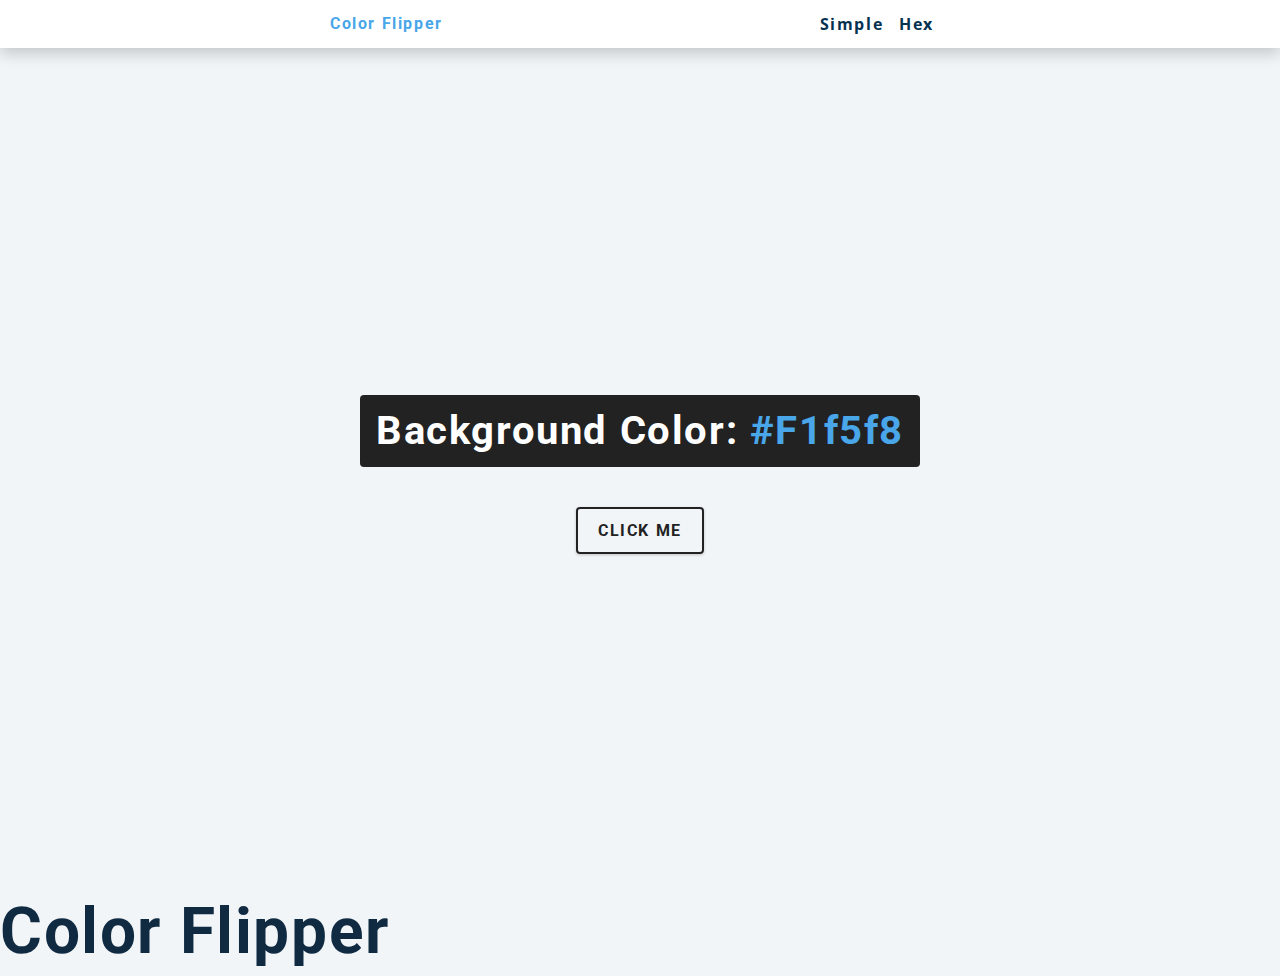
<file: Color-Flipper/index.html>
<!DOCTYPE html>
<html lang="en">
<head>
    <meta charset="UTF-8">
    <meta http-equiv="X-UA-Compatible" content="IE=edge">
    <meta name="viewport" content="width=device-width, initial-scale=1.0">
    <title>Color Flipper</title>
    <!-- styles -->
    <link rel="stylesheet" href="style.css" />
</head>
<body>
    <nav>
        <div class="nav-center">
            <h4>Color flipper</h4>
            <ul class="nav-links">
                <li>
                    <a href="index.html">Simple</a>
                </li>
                <li>
                    <a href="hex.html">Hex</a>
                </li>
            </ul>
        </div>
    </nav>
    <main>
        <div class="container">
            <h2>Background color: <span class="color">
                #f1f5f8
            </span></h2>
            <button class="btn btn-hero" id="btn">click me</button>
        </div>
    </main>
    <h1>Color Flipper</h1>
    <!-- javascript -->
    <script src="app.js"></script>
</body>
</html>
</file>
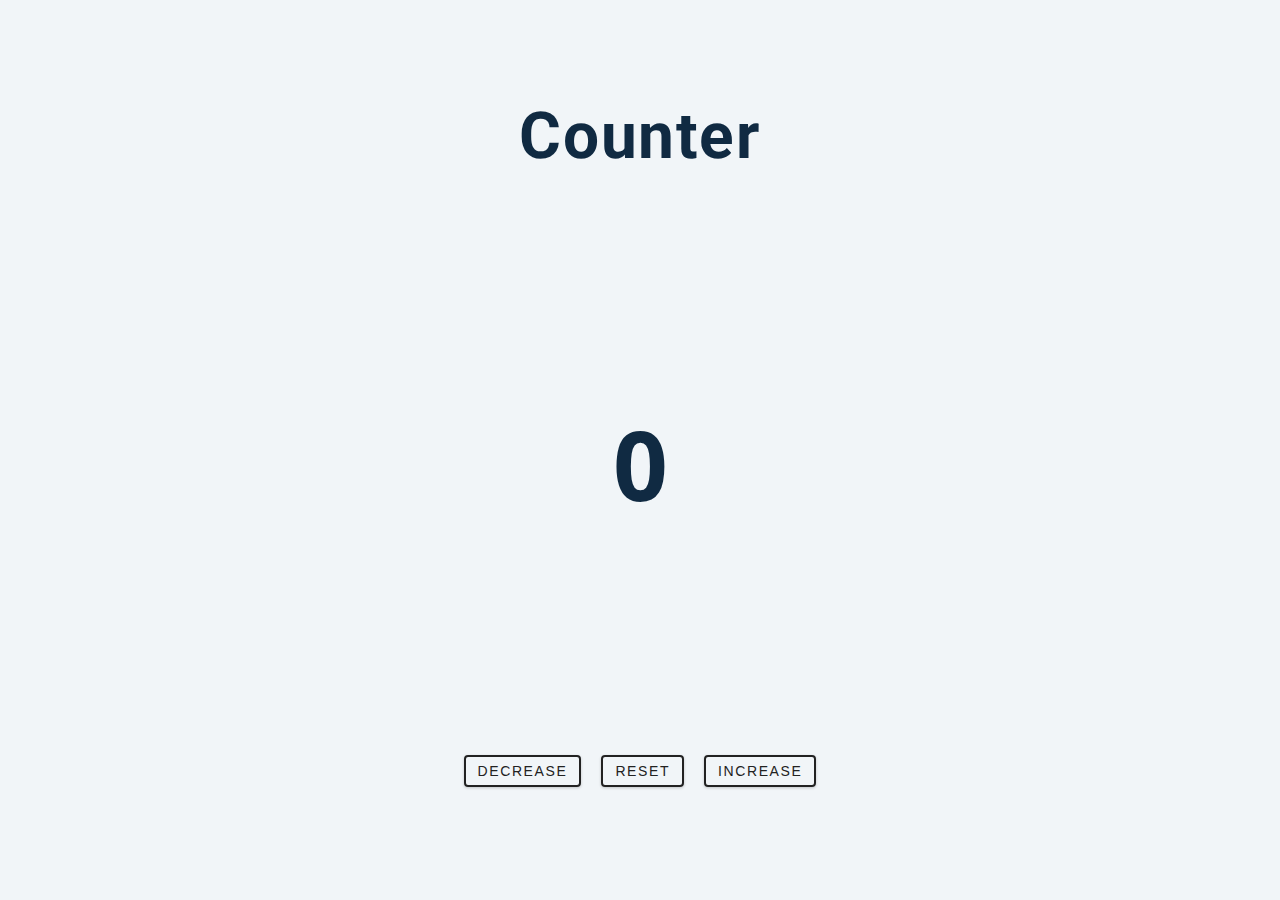
<file: Counter/index.html>
<!DOCTYPE html>
<html lang="en">
  <head>
    <meta charset="UTF-8" />
    <meta name="viewport" content="width=device-width, initial-scale=1.0" />
    <title>Counter</title>

    <!-- styles -->
    <link rel="stylesheet" href="styles.css" />
  </head>
  <body>
    <main>
        <h1>
            Counter
        </h1><span id="value">0</span>
        <div class="button-container">
            <button class="btn decrease">decrease</button>
            <button class="btn reset">reset</button>
            <button class="btn increase">increase</button>
        </div>
    </main>
    <!-- javascript -->
    <script src="app.js"></script>
  </body>
</html>
</file>
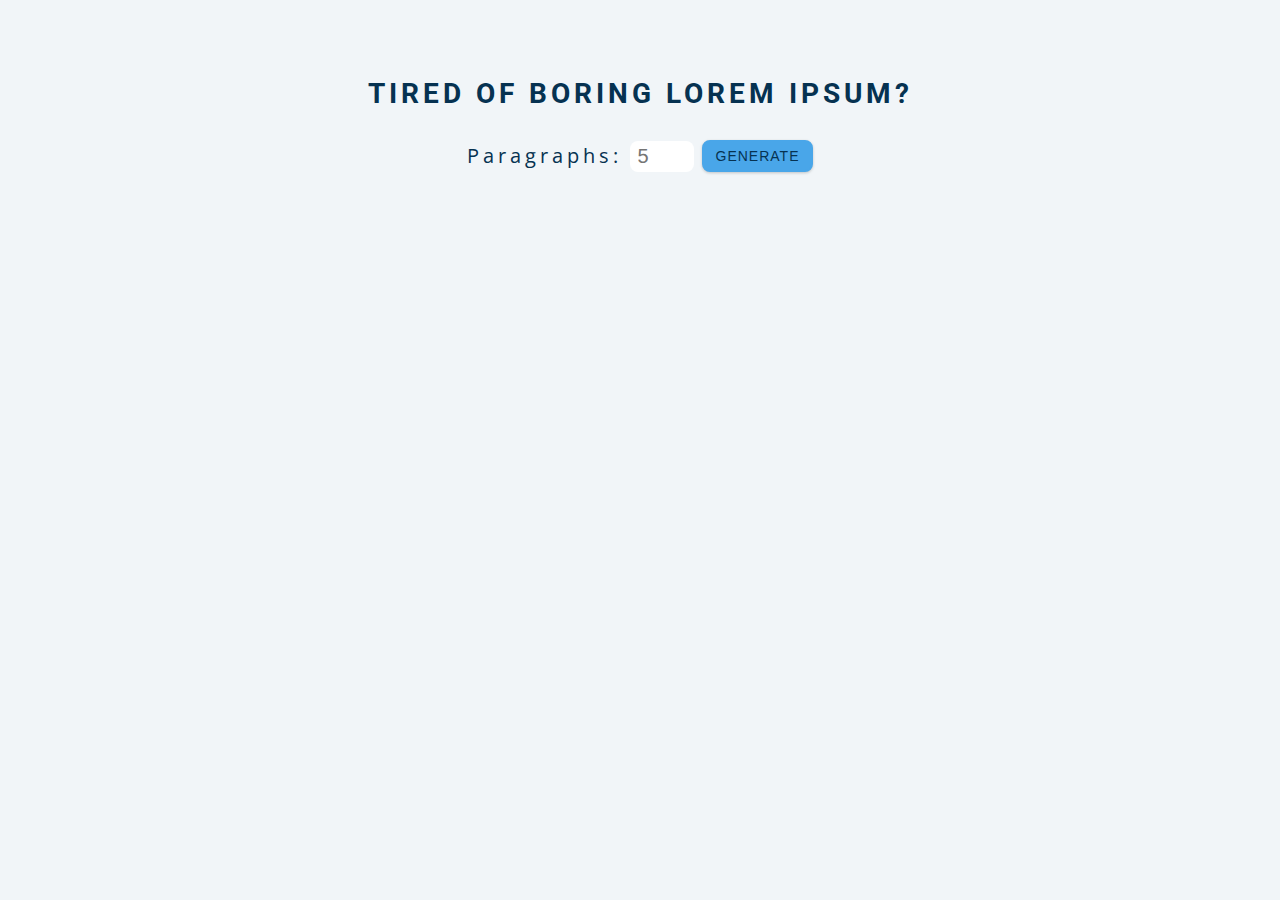
<file: Lorem-Ipsum/index.html>
<!DOCTYPE html>
<html lang="en">
  <head>
    <meta charset="UTF-8" />
    <meta name="viewport" content="width=device-width, initial-scale=1.0" />
    <title>Lorem Ipsum</title>

    <!-- styles -->
    <link rel="stylesheet" href="styles.css" />
  </head>
  <body>
    <section class="section-center">
        <h3>Tired of Boring Lorem Ipsum?</h3>
        <form class="lorem-form">
            <label for="amount">Paragraphs:</label>
            <input type="number" name="amount" id="amount"
            placeholder="5" />
            <button type="submit" class="btn">Generate</button>
        </form>
        <article class="lorem-text">
            
        </article>
    </section>
    <!-- javascript -->
    <script src="app.js"></script>
  </body>
</html>
</file>
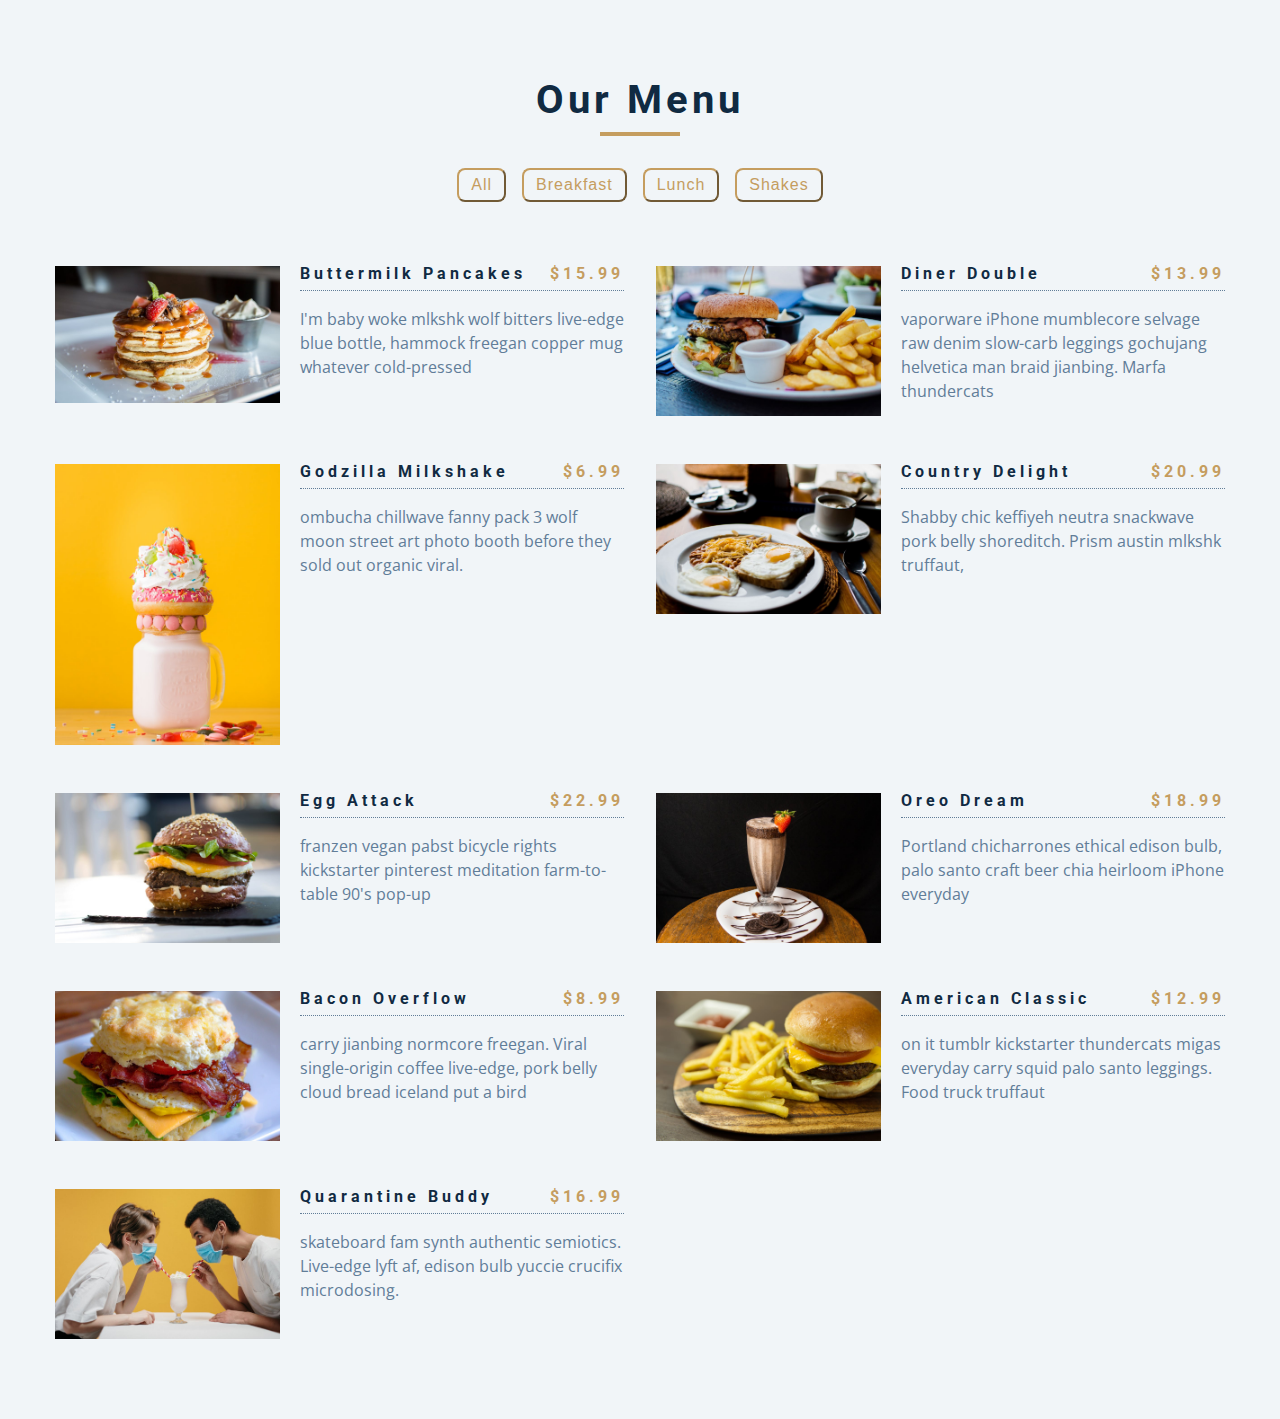
<file: Menu/index.html>
<!DOCTYPE html>
<html lang="en">
  <head>
    <meta charset="UTF-8" />
    <meta name="viewport" content="width=device-width, initial-scale=1.0" />
    <title>Starter</title>
    <!-- font-awesome -->
    <link
      rel="stylesheet"
      href="https://cdnjs.cloudflare.com/ajax/libs/font-awesome/5.14.0/css/all.min.css"
    />
    <!-- styles -->
    <link rel="stylesheet" href="styles.css" />
  </head>
  <body>
    <div class="section menu">
        <div class="title">
            <h2>Our Menu</h2>
            <div class="underline"></div>
        </div>
        <!-- filter buttons -->
        <div class="btn-container">
            <button class="filter-btn" type="button" data-id="all">All</button>
            <button class="filter-btn" type="button" data-id="breakfast">Breakfast</button>
            <button class="filter-btn" type="button" data-id="lunch">Lunch</button>
            <button class="filter-btn" type="button" data-id="shakes">Shakes</button>
        </div>
        <div class="section-center">
            <!-- Menu Item -->
            <article class="menu-item">
                <img src="menu-item.jpeg" alt="menu item" />
                <div class="item-info">
                    <header>
                    <h4>Buttermilk Pancakes</h4>
                    <h4 class="price"></h4>
                    </header>
                    <p class="item-text">
                        Lorem, ipsum dolor sit amet consectetur adipisicing elit. 
                        Quam recusandae fugit optio in sequi alias, maxime ducimus 
                        accusantium iste eaque.
                    </p>
                </div>
            </article>
            <!-- End of Menu Item -->
            <!-- Menu Item -->
            <article class="menu-item">
                <img src="menu-item.jpeg" alt="menu item" />
                <div class="item-info">
                    <header>
                    <h4>Buttermilk Pancakes</h4>
                    <h4 class="price"></h4>
                    </header>
                    <p class="item-text">
                        Lorem, ipsum dolor sit amet consectetur adipisicing elit. 
                        Quam recusandae fugit optio in sequi alias, maxime ducimus 
                        accusantium iste eaque.
                    </p>
                </div>
            </article>
            <!-- End of Menu Item -->
            <!-- Menu Item -->
            <article class="menu-item">
                <img src="menu-item.jpeg" alt="menu item" />
                <div class="item-info">
                    <header>
                    <h4>Buttermilk Pancakes</h4>
                    <h4 class="price"></h4>
                    </header>
                    <p class="item-text">
                        Lorem, ipsum dolor sit amet consectetur adipisicing elit. 
                        Quam recusandae fugit optio in sequi alias, maxime ducimus 
                        accusantium iste eaque.
                    </p>
                </div>
            </article>
            <!-- End of Menu Item -->
        </div>
    </div>
    <!-- javascript -->
    <script src="app.js"></script>
  </body>
</html>
</file>
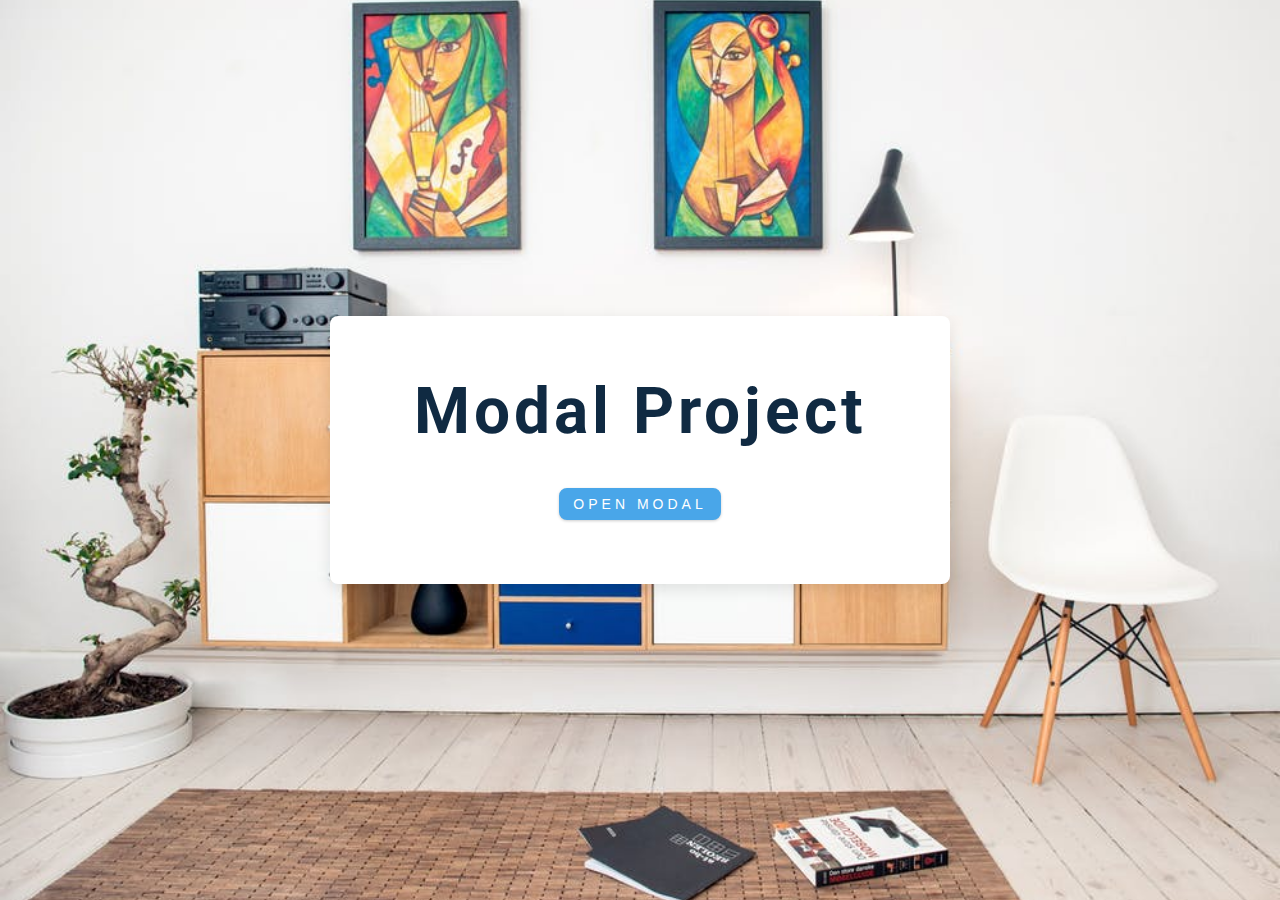
<file: Modal/index.html>
<!DOCTYPE html>
<html lang="en">
  <head>
    <meta charset="UTF-8" />
    <meta name="viewport" content="width=device-width, initial-scale=1.0" />
    <title>Modal</title>
    <!-- font-awesome -->
    <link
      rel="stylesheet"
      href="https://cdnjs.cloudflare.com/ajax/libs/font-awesome/5.14.0/css/all.min.css"
    />
    <!-- styles -->
    <link rel="stylesheet" href="styles.css" />
  </head>
  <body>
    <!-- Hero -->
    <header class="hero">
        <div class="banner">
            <h1>Modal Project</h1>
            <button class="btn modal-btn">
                Open Modal
            </button>
        </div>
    </header>
    <!-- End of Hero -->
    <!-- Modal -->
    <div class="modal-overlay">
        <div class="modal-container">
            <h3>Modal Content</h3>
            <button class="close-btn">
                <i class="fas fa-times"></i>
            </button>
        </div>
    </div>
    <!-- javascript -->
    <script src="app.js"></script>
  </body>
</html>
</file>
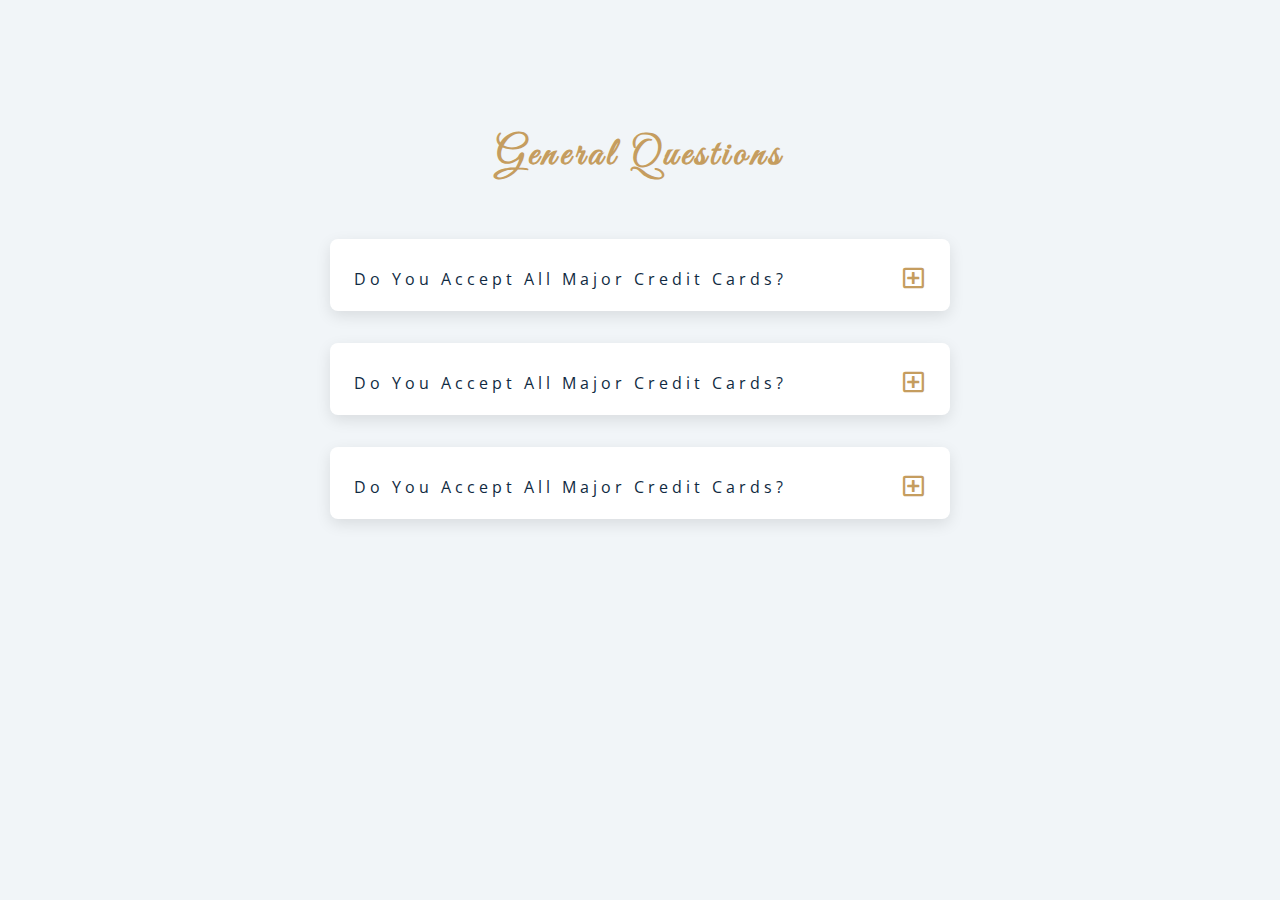
<file: Questions/index.html>
<!DOCTYPE html>
<html lang="en">
  <head>
    <meta charset="UTF-8" />
    <meta name="viewport" content="width=device-width, initial-scale=1.0" />
    <title>Q & A</title>
    <!-- font-awesome -->
    <link
      rel="stylesheet"
      href="https://cdnjs.cloudflare.com/ajax/libs/font-awesome/5.14.0/css/all.min.css"
    />
    <!-- extra fonts -->
    <link
      href="https://fonts.googleapis.com/css?family=Great+Vibes&display=swap"
      rel="stylesheet"
    />
    <!-- styles -->
    <link rel="stylesheet" href="styles.css" />
  </head>
  <body>
    <section class="questions">
        <!-- Title -->
        <div class="title">
            <h2>General Questions</h2>
        </div>
        <!-- Questions -->
        <div class="section-center">
            <!-- Single Question -->
            <article class="question">
                <div class="question-title">
                <p>Do you accept all major credit cards?</p>
                <button type="button" class="question-btn">
                    <span class="plus-icon">
                        <i class="far fa-plus-square"></i>
                    </span>
                    <span class="minus-icon">
                        <i class="far fa-minus-square"></i>
                    </span>
                </button>
            </div>
            <!-- Question Text -->
            <div class="question-text">
                <p>
                    Lorem ipsum dolor sit amet consectetur adipisicing elit. 
                    Omnis voluptate, adipisci sunt qui illo quam repellat. Saepe nam labore magnam quo aperiam, 
                    provident accusantium, sunt cumque minus veniam odit vel?
                </p>
            </div>
            </article>
            <!-- End of Single Question-->
            <!-- Single Question -->
            <article class="question">
                <div class="question-title">
                <p>Do you accept all major credit cards?</p>
                <button type="button" class="question-btn">
                    <span class="plus-icon">
                        <i class="far fa-plus-square"></i>
                    </span>
                    <span class="minus-icon">
                        <i class="far fa-minus-square"></i>
                    </span>
                </button>
            </div>
            <!-- Question Text -->
            <div class="question-text">
                <p>
                    Lorem ipsum dolor sit amet consectetur adipisicing elit. 
                    Omnis voluptate, adipisci sunt qui illo quam repellat. Saepe nam labore magnam quo aperiam, 
                    provident accusantium, sunt cumque minus veniam odit vel?
                </p>
            </div>
            </article>
            <!-- End of Single Question-->
            <!-- Single Question -->
            <article class="question">
                <div class="question-title">
                <p>Do you accept all major credit cards?</p>
                <button type="button" class="question-btn">
                    <span class="plus-icon">
                        <i class="far fa-plus-square"></i>
                    </span>
                    <span class="minus-icon">
                        <i class="far fa-minus-square"></i>
                    </span>
                </button>
            </div>
            <!-- Question Text -->
            <div class="question-text">
                <p>
                    Lorem ipsum dolor sit amet consectetur adipisicing elit. 
                    Omnis voluptate, adipisci sunt qui illo quam repellat. Saepe nam labore magnam quo aperiam, 
                    provident accusantium, sunt cumque minus veniam odit vel?
                </p>
            </div>
            </article>
            <!-- End of Single Question-->
        </div>
    </section>
    <!-- javascript -->
    <script src="app.js"></script>
  </body>
</html>
</file>
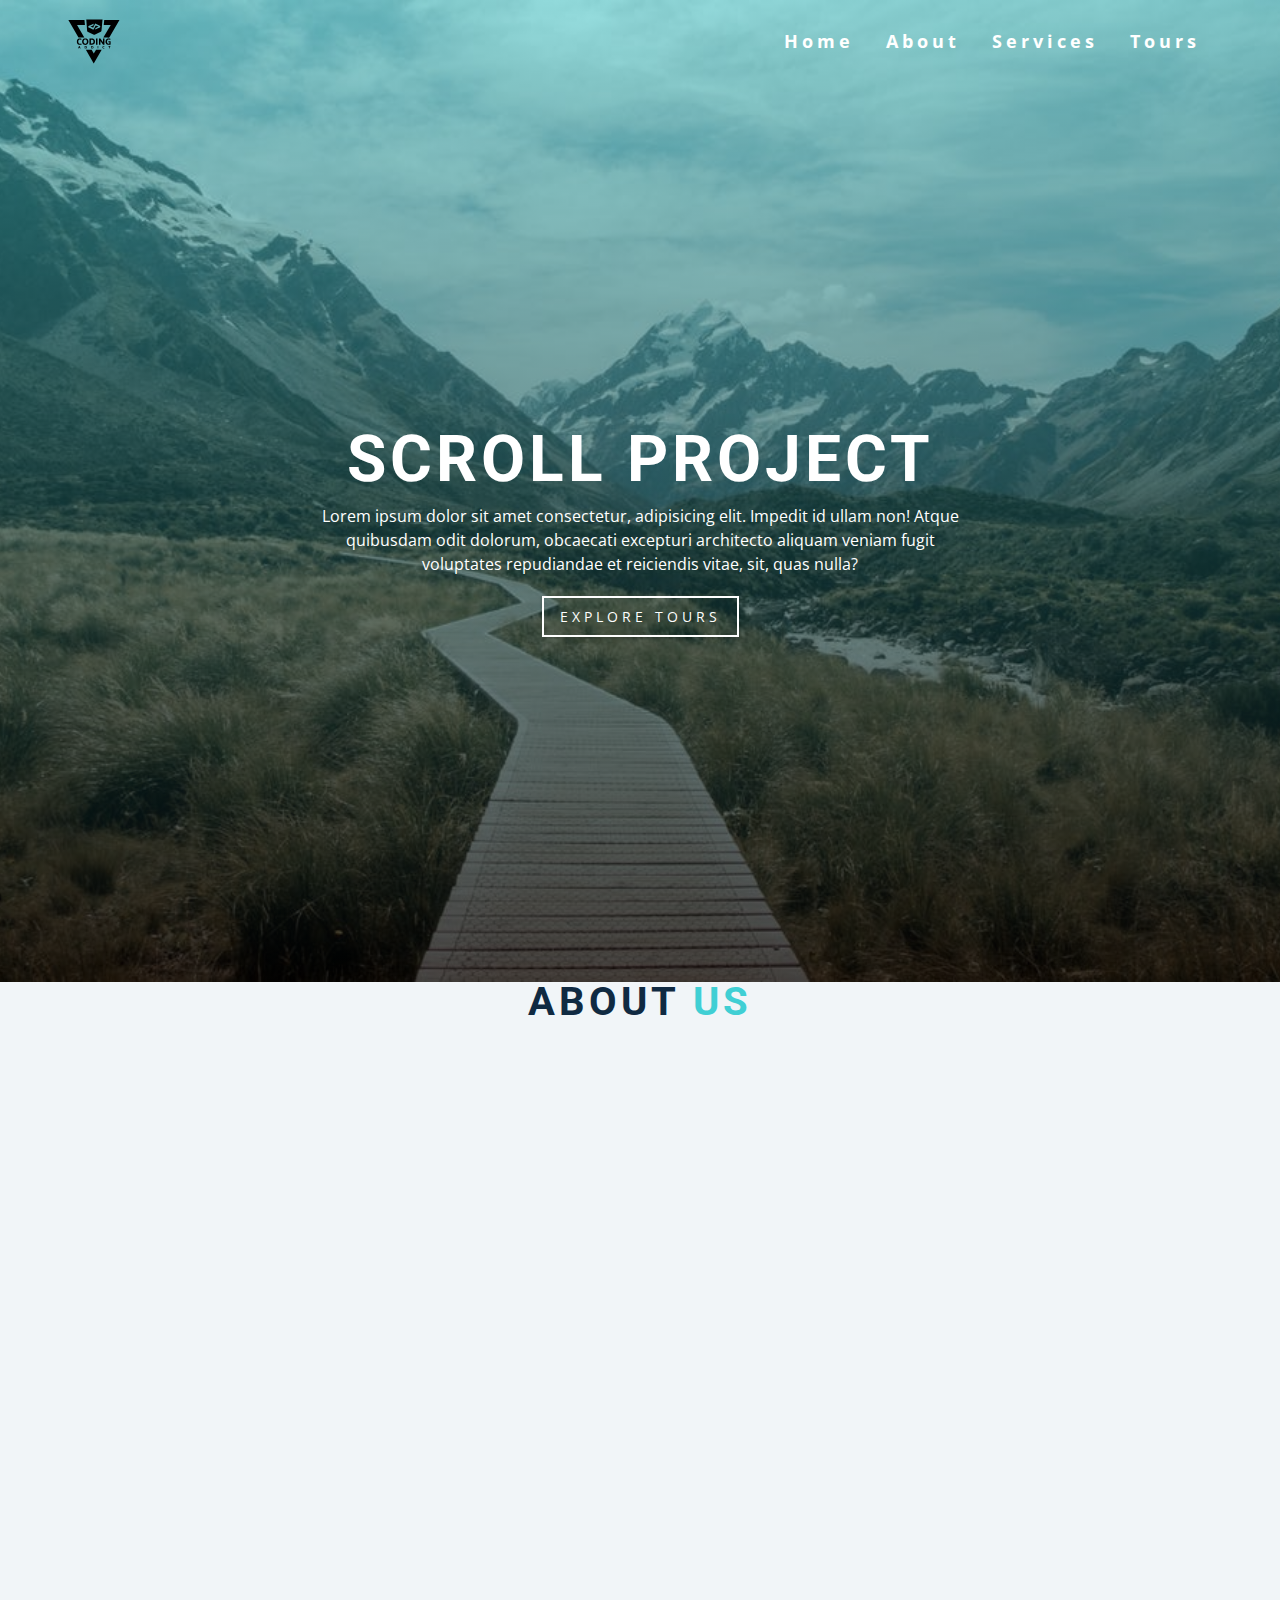
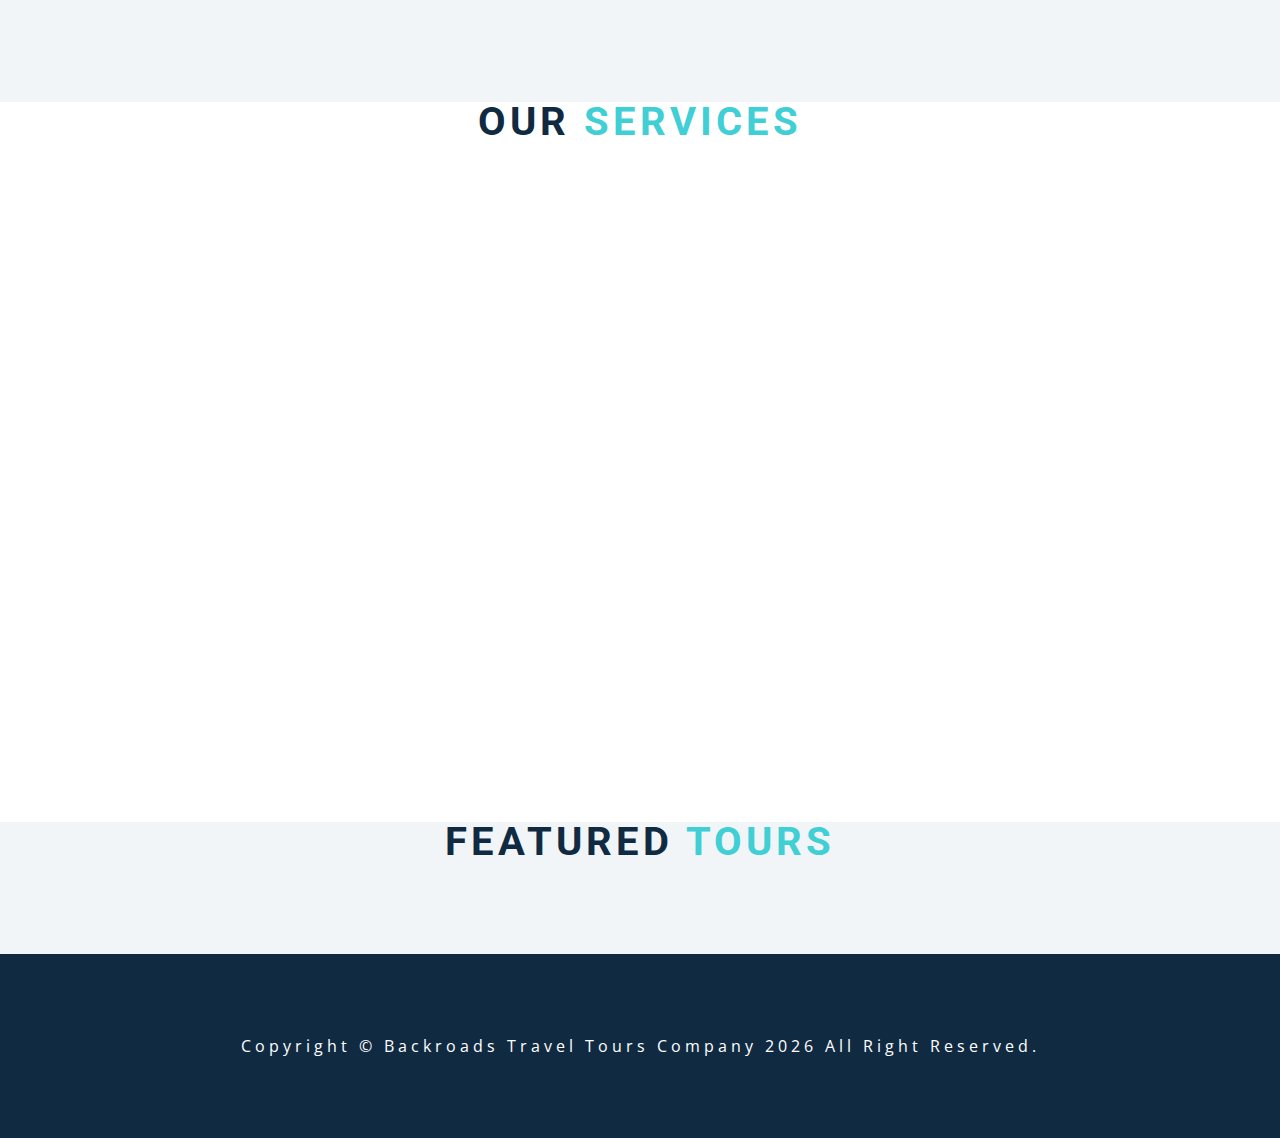
<file: Scroll/index.html>
<!DOCTYPE html>
<html lang="en">
  <head>
    <meta charset="UTF-8" />
    <meta name="viewport" content="width=device-width, initial-scale=1.0" />
    <title>Scroll</title>
    <!-- font-awesome -->
    <link
      rel="stylesheet"
      href="https://cdnjs.cloudflare.com/ajax/libs/font-awesome/5.14.0/css/all.min.css"
    />
    <!-- styles -->
    <link rel="stylesheet" href="styles.css" />
  </head>
  <body>
    <!-- Header -->
    <header id="home">
        <!-- navbar -->
        <nav id="nav">
            <div class="nav-center">
                <!-- nav header -->
                <div class="nav-header">
                    <img src="./logo.svg" alt="logo" class="logo">
                    <button class="nav-toggle">
                        <i class="fas fa-bars"></i>
                    </button>
                </div>
                <!-- links -->
                <div class="links-container">
                    <ul class="links">
                        <li>
                          <a href="#home" class="scroll-link">home</a>
                        </li>
                        <li>
                          <a href="#about" class="scroll-link">about</a>
                        </li>
                        <li>
                          <a href="#services" class="scroll-link">services</a>
                        </li>
                        <li>
                          <a href="#tours" class="scroll-link">tours</a>
                        </li>
                      </ul>
                </div>
            </div>
        </nav>
        <!-- Banner -->
        <div class="banner">
            <div class="container">
                <h1>Scroll Project</h1>
                <p>Lorem ipsum dolor sit amet consectetur, 
                    adipisicing elit. Impedit id ullam non! Atque quibusdam odit dolorum, obcaecati excepturi 
                    architecto aliquam veniam fugit voluptates repudiandae et reiciendis vitae, sit, quas nulla?</p>
                    <a href="#tours" class="scroll-link btn btn-white">
                        Explore Tours
                    </a>
                </div>
        </div>
    </header>
    <!-- About -->
    <section id="about" class="section">
        <div class="title">
            <h2>About <span>Us</span></h2>
        </div>
    </section>
    <!-- Services -->
    <section id="services" class="section">
        <div class="title">
            <h2>Our <span>Services</span></h2>
        </div>
    </section>
    <!-- Tours -->
    <section id="Tours" class="section">
        <div class="title">
            <h2>Featured <span>Tours</span></h2>
        </div>
    </section>
    <!-- Footer -->
    <footer class="section">
        <p>
            copyright &copy; backroads travel tours company <span id="date"></span>
            All Right Reserved.
        </p>
    </footer>
    <!-- Back to Top Button -->
    <a href="#home" class="scroll-link top-link">
        <i class="fas fa-arrow-up"></i>
    </a>
    <!-- javascript -->
    <script src="app.js"></script>
  </body>
</html>
</file>
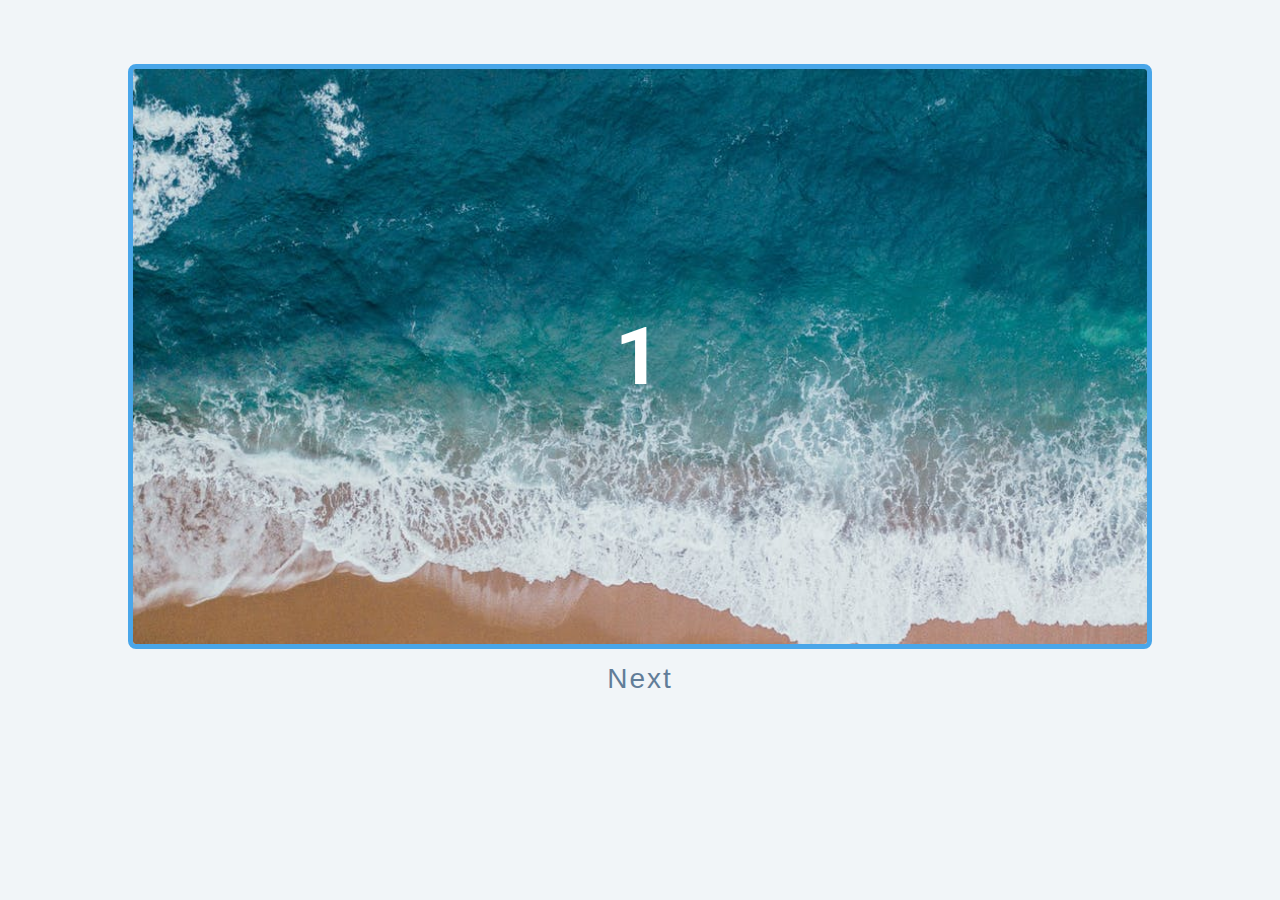
<file: Slider/index.html>
<!DOCTYPE html>
<html lang="en">
  <head>
    <meta charset="UTF-8" />
    <meta name="viewport" content="width=device-width, initial-scale=1.0" />
    <title>Slider</title>

    <!-- styles -->
    <link rel="stylesheet" href="styles.css" />
  </head>
  <body>
    <div class="slider-container">
        <div class="slide">
            <img src="./img-1.jpeg" class="slide-img" alt="">
            <h1>1</h1>
        </div>
        <div class="slide">

            <h1>2</h1>
        </div>
        <div class="slide">
            
            <h1>3</h1>
        </div>
        <div class="slide">
            <img src="./person-1.jpeg" class="person-img" alt="">
            <h4>Susan Doe</h4>
            <h1>4</h1>
        </div>
    </div>
    <div class="btn-container">
        <button type="button" class="prevBtn">prev</button>
        <button type="button" class="nextBtn">next</button>
    </div>
    <!-- javascript -->
    <script src="app.js"></script>
  </body>
</html>
</file>
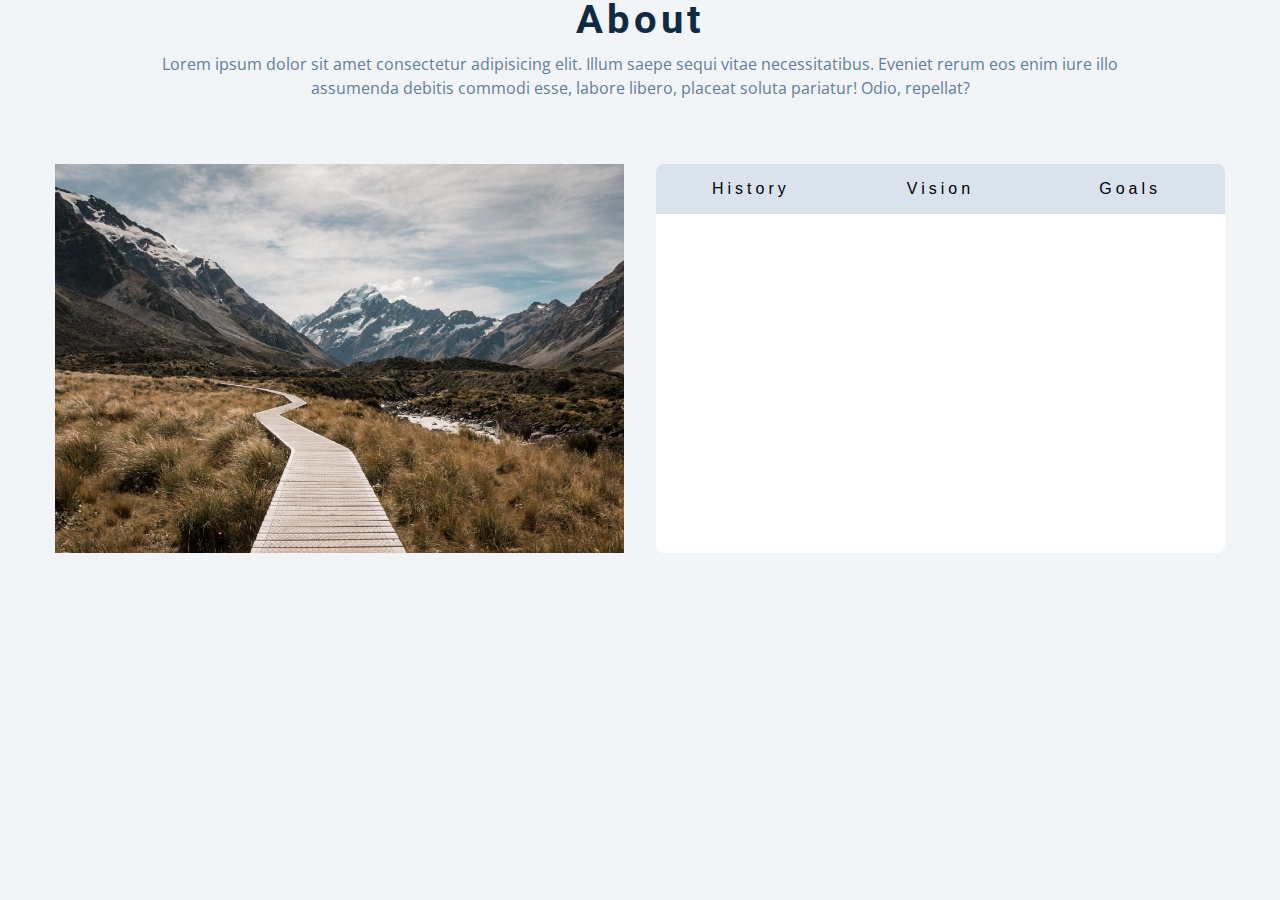
<file: Tabs/index.html>
<!DOCTYPE html>
<html lang="en">
  <head>
    <meta charset="UTF-8" />
    <meta name="viewport" content="width=device-width, initial-scale=1.0" />
    <title>Tabs</title>

    <!-- styles -->
    <link rel="stylesheet" href="styles.css" />
  </head>
  <body>
    <div class="title">
      <h2>About</h2>
      <p>
        Lorem ipsum dolor sit amet consectetur adipisicing elit. Illum saepe sequi vitae necessitatibus.
         Eveniet rerum eos enim iure illo assumenda debitis commodi esse, labore libero, placeat soluta pariatur! 
        Odio, repellat?
      </p>
    </div>
    <div class="about-center section-center">
      <article>
        <img src="./hero-bcg.jpeg" alt="about picture">
      </article>
      <article class="about">
        <!-- Button Container -->
        <div class="btn-container">
          
          <button class="tab-btn" data-id="history">History</button>
          <button class="tab-btn" data-id="vision">Vision</button>
          <button class="tab-btn" data-id="goals">Goals</button>
        </div>
        <article class="about-content">
          <!-- Single Item -->
          <div class="content" id="history">
            <h4>History</h4>
            <p>Lorem ipsum dolor sit amet consectetur, adipisicing elit. Iste labore, 
              rerum maiores illo distinctio tenetur, 
              in reiciendis sit explicabo at porro iusto sequi quos 
              fficia omnis dignissimos pariatur! 
              Autem, iure!</p>
          </div>
          <!-- End of Single Item -->
          <!-- Single Item -->
          <div class="content" id="vision">
            <h4>Vision</h4>
            <p>Lorem ipsum dolor sit amet consectetur, adipisicing elit. Iste labore, 
              rerum maiores illo distinctio tenetur, 
              in reiciendis sit explicabo at porro iusto sequi quos 
              fficia omnis dignissimos pariatur! 
              Autem, iure!</p>
          </div>
          <!-- End of Single Item -->
          <!-- Single Item -->
          <div class="content" id="goals">
            <h4>Goals</h4>
            <p>Lorem ipsum dolor sit amet consectetur, adipisicing elit. Iste labore, 
              rerum maiores illo distinctio tenetur, 
              in reiciendis sit explicabo at porro iusto sequi quos 
              fficia omnis dignissimos pariatur! 
              Autem, iure!</p>
          </div>
          <!-- End of Single Item -->
        </article>
      </article>
    </div>
    <!-- javascript -->
    <script src="app.js"></script>
  </body>
</html>
</file>
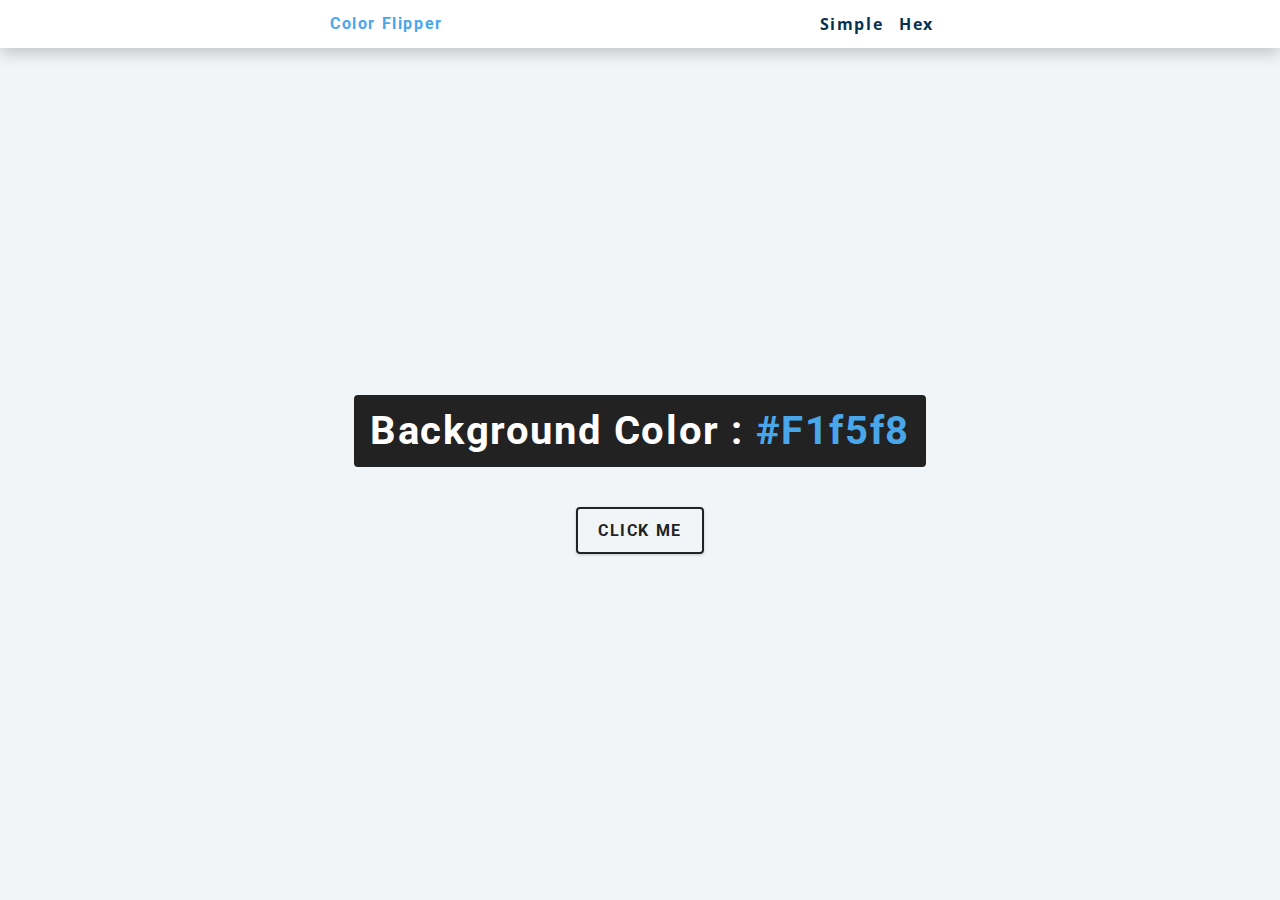
<file: Color-Flipper/hex.html>
<!DOCTYPE html>
<html lang="en">
  <head>
    <meta charset="UTF-8" />
    <meta name="viewport" content="width=device-width, initial-scale=1.0" />
    <title>
      Color Flipper || Simple
    </title>

    <!-- styles -->
    <link rel="stylesheet" href="style.css" />
  </head>

  <body>
    <nav>
      <div class="nav-center">
        <h4>color flipper</h4>
        <ul class="nav-links">
          <li><a href="index.html">simple</a></li>
          <li><a href="hex.html">hex</a></li>
        </ul>
      </div>
    </nav>
    <main>
      <div class="container">
        <h2>background color : <span class="color">#f1f5f8</span></h2>
        <button class="btn btn-hero" id="btn">click me</button>
      </div>
    </main>
    <!-- javascript -->
    <script src="hex.js"></script>
  </body>
</html>
</file>
<file: Color-Flipper/style.css>
/*
=============== 
Fonts
===============
*/
@import url("https://fonts.googleapis.com/css?family=Open+Sans|Roboto:400,700&display=swap");

/*
=============== 
Variables
===============
*/

:root {
  /* dark shades of primary color*/
  --clr-primary-1: hsl(205, 86%, 17%);
  --clr-primary-2: hsl(205, 77%, 27%);
  --clr-primary-3: hsl(205, 72%, 37%);
  --clr-primary-4: hsl(205, 63%, 48%);
  /* primary/main color */
  --clr-primary-5: hsl(205, 78%, 60%);
  /* lighter shades of primary color */
  --clr-primary-6: hsl(205, 89%, 70%);
  --clr-primary-7: hsl(205, 90%, 76%);
  --clr-primary-8: hsl(205, 86%, 81%);
  --clr-primary-9: hsl(205, 90%, 88%);
  --clr-primary-10: hsl(205, 100%, 96%);
  /* darkest grey - used for headings */
  --clr-grey-1: hsl(209, 61%, 16%);
  --clr-grey-2: hsl(211, 39%, 23%);
  --clr-grey-3: hsl(209, 34%, 30%);
  --clr-grey-4: hsl(209, 28%, 39%);
  /* grey used for paragraphs */
  --clr-grey-5: hsl(210, 22%, 49%);
  --clr-grey-6: hsl(209, 23%, 60%);
  --clr-grey-7: hsl(211, 27%, 70%);
  --clr-grey-8: hsl(210, 31%, 80%);
  --clr-grey-9: hsl(212, 33%, 89%);
  --clr-grey-10: hsl(210, 36%, 96%);
  --clr-white: #fff;
  --clr-red-dark: hsl(360, 67%, 44%);
  --clr-red-light: hsl(360, 71%, 66%);
  --clr-green-dark: hsl(125, 67%, 44%);
  --clr-green-light: hsl(125, 71%, 66%);
  --clr-black: #222;
  --ff-primary: "Roboto", sans-serif;
  --ff-secondary: "Open Sans", sans-serif;
  --transition: all 0.3s linear;
  --spacing: 0.1rem;
  --radius: 0.25rem;
  --light-shadow: 0 5px 15px rgba(0, 0, 0, 0.1);
  --dark-shadow: 0 5px 15px rgba(0, 0, 0, 0.2);
  --max-width: 1170px;
  --fixed-width: 620px;
}
/*
=============== 
Global Styles
===============
*/

*,
::after,
::before {
  margin: 0;
  padding: 0;
  box-sizing: border-box;
}
body {
  font-family: var(--ff-secondary);
  background: var(--clr-grey-10);
  color: var(--clr-grey-1);
  line-height: 1.5;
  font-size: 0.875rem;
}
ul {
  list-style-type: none;
}
a {
  text-decoration: none;
}
h1,
h2,
h3,
h4 {
  letter-spacing: var(--spacing);
  text-transform: capitalize;
  line-height: 1.25;
  margin-bottom: 0.75rem;
  font-family: var(--ff-primary);
}
h1 {
  font-size: 3rem;
}
h2 {
  font-size: 2rem;
}
h3 {
  font-size: 1.25rem;
}
h4 {
  font-size: 0.875rem;
}
p {
  margin-bottom: 1.25rem;
  color: var(--clr-grey-5);
}
@media screen and (min-width: 800px) {
  h1 {
    font-size: 4rem;
  }
  h2 {
    font-size: 2.5rem;
  }
  h3 {
    font-size: 1.75rem;
  }
  h4 {
    font-size: 1rem;
  }
  body {
    font-size: 1rem;
  }
  h1,
  h2,
  h3,
  h4 {
    line-height: 1;
  }
}
/*  global classes */

/* section */
.section {
  padding: 5rem 0;
}

.section-center {
  width: 90vw;
  margin: 0 auto;
  max-width: 1170px;
}
@media screen and (min-width: 992px) {
  .section-center {
    width: 95vw;
  }
}
main {
  min-height: 100vh;
  display: grid;
  place-items: center;
}

/*
=============== 
Nav
===============
*/
nav {
  background: var(--clr-white);
  height: 3rem;
  display: grid;
  align-items: center;
  box-shadow: var(--dark-shadow);
}
.nav-center {
  width: 90vw;
  max-width: var(--fixed-width);
  margin: 0 auto;
  display: flex;
  align-items: center;
  justify-content: space-between;
}
.nav-center h4 {
  margin-bottom: 0;
  color: var(--clr-primary-5);
}
.nav-links {
  display: flex;
}
nav a {
  text-transform: capitalize;
  font-weight: 700;
  font-size: 1rem;
  color: var(--clr-primary-1);
  letter-spacing: var(--spacing);
  margin-right: 1rem;
}
nav a:hover {
  color: var(--clr-primary-5);
}
/*
=============== 
Container
===============
*/
main {
  min-height: calc(100vh - 3rem);
  display: grid;
  place-items: center;
}
.container {
  text-align: center;
}
.container h2 {
  background: var(--clr-black);
  color: var(--clr-white);
  padding: 1rem;
  border-radius: var(--radius);
  margin-bottom: 2.5rem;
}
.color {
  color: var(--clr-primary-5);
}
.btn-hero {
  font-family: var(--ff-primary);
  text-transform: uppercase;
  background: transparent;
  color: var(--clr-black);
  letter-spacing: var(--spacing);
  display: inline-block;
  font-weight: 700;
  transition: var(--transition);
  border: 2px solid var(--clr-black);
  cursor: pointer;
  box-shadow: 0 1px 3px rgba(0, 0, 0, 0.2);
  border-radius: var(--radius);
  font-size: 1rem;
  padding: 0.75rem 1.25rem;
}
.btn-hero:hover {
  color: var(--clr-white);
  background: var(--clr-black);
}
</file>
<file: Counter/styles.css>
/*
=============== 
Fonts
===============
*/
@import url("https://fonts.googleapis.com/css?family=Open+Sans|Roboto:400,700&display=swap");

/*
=============== 
Variables
===============
*/

:root {
  /* dark shades of primary color*/
  --clr-primary-1: hsl(205, 86%, 17%);
  --clr-primary-2: hsl(205, 77%, 27%);
  --clr-primary-3: hsl(205, 72%, 37%);
  --clr-primary-4: hsl(205, 63%, 48%);
  /* primary/main color */
  --clr-primary-5: hsl(205, 78%, 60%);
  /* lighter shades of primary color */
  --clr-primary-6: hsl(205, 89%, 70%);
  --clr-primary-7: hsl(205, 90%, 76%);
  --clr-primary-8: hsl(205, 86%, 81%);
  --clr-primary-9: hsl(205, 90%, 88%);
  --clr-primary-10: hsl(205, 100%, 96%);
  /* darkest grey - used for headings */
  --clr-grey-1: hsl(209, 61%, 16%);
  --clr-grey-2: hsl(211, 39%, 23%);
  --clr-grey-3: hsl(209, 34%, 30%);
  --clr-grey-4: hsl(209, 28%, 39%);
  /* grey used for paragraphs */
  --clr-grey-5: hsl(210, 22%, 49%);
  --clr-grey-6: hsl(209, 23%, 60%);
  --clr-grey-7: hsl(211, 27%, 70%);
  --clr-grey-8: hsl(210, 31%, 80%);
  --clr-grey-9: hsl(212, 33%, 89%);
  --clr-grey-10: hsl(210, 36%, 96%);
  --clr-white: #fff;
  --clr-red-dark: hsl(360, 67%, 44%);
  --clr-red-light: hsl(360, 71%, 66%);
  --clr-green-dark: hsl(125, 67%, 44%);
  --clr-green-light: hsl(125, 71%, 66%);
  --clr-black: #222;
  --ff-primary: "Roboto", sans-serif;
  --ff-secondary: "Open Sans", sans-serif;
  --transition: all 0.3s linear;
  --spacing: 0.1rem;
  --radius: 0.25rem;
  --light-shadow: 0 5px 15px rgba(0, 0, 0, 0.1);
  --dark-shadow: 0 5px 15px rgba(0, 0, 0, 0.2);
  --max-width: 1170px;
  --fixed-width: 620px;
}
/*
=============== 
Global Styles
===============
*/

*,
::after,
::before {
  margin: 0;
  padding: 0;
  box-sizing: border-box;
}
body {
  font-family: var(--ff-secondary);
  background: var(--clr-grey-10);
  color: var(--clr-grey-1);
  line-height: 1.5;
  font-size: 0.875rem;
}
ul {
  list-style-type: none;
}
a {
  text-decoration: none;
}
h1,
h2,
h3,
h4 {
  letter-spacing: var(--spacing);
  text-transform: capitalize;
  line-height: 1.25;
  margin-bottom: 0.75rem;
  font-family: var(--ff-primary);
}
h1 {
  font-size: 3rem;
}
h2 {
  font-size: 2rem;
}
h3 {
  font-size: 1.25rem;
}
h4 {
  font-size: 0.875rem;
}
p {
  margin-bottom: 1.25rem;
  color: var(--clr-grey-5);
}
@media screen and (min-width: 800px) {
  h1 {
    font-size: 4rem;
  }
  h2 {
    font-size: 2.5rem;
  }
  h3 {
    font-size: 1.75rem;
  }
  h4 {
    font-size: 1rem;
  }
  body {
    font-size: 1rem;
  }
  h1,
  h2,
  h3,
  h4 {
    line-height: 1;
  }
}
/*  global classes */

/* section */
.section {
  padding: 5rem 0;
}

.section-center {
  width: 90vw;
  margin: 0 auto;
  max-width: 1170px;
}
@media screen and (min-width: 992px) {
  .section-center {
    width: 95vw;
  }
}
main {
  min-height: 100vh;
  display: grid;
  place-items: center;
}

/*
=============== 
Counter
===============
*/

main {
  min-height: 100vh;
  display: grid;
  place-items: center;
}
.container {
  text-align: center;
}
#value {
  font-size: 6rem;
  font-weight: bold;
}
.btn {
  text-transform: uppercase;
  background: transparent;
  color: var(--clr-black);
  padding: 0.375rem 0.75rem;
  letter-spacing: var(--spacing);
  display: inline-block;
  transition: var(--transition);
  font-size: 0.875rem;
  border: 2px solid var(--clr-black);
  cursor: pointer;
  box-shadow: 0 1px 3px rgba(0, 0, 0, 0.2);
  border-radius: var(--radius);
  margin: 0.5rem;
}
.btn:hover {
  color: var(--clr-white);
  background: var(--clr-black);
}
</file>
<file: Lorem-Ipsum/styles.css>
/*
=============== 
Fonts
===============
*/
@import url("https://fonts.googleapis.com/css?family=Open+Sans|Roboto:400,700&display=swap");

/*
=============== 
Variables
===============
*/

:root {
  /* dark shades of primary color*/
  --clr-primary-1: hsl(205, 86%, 17%);
  --clr-primary-2: hsl(205, 77%, 27%);
  --clr-primary-3: hsl(205, 72%, 37%);
  --clr-primary-4: hsl(205, 63%, 48%);
  /* primary/main color */
  --clr-primary-5: #49a6e9;
  /* lighter shades of primary color */
  --clr-primary-6: hsl(205, 89%, 70%);
  --clr-primary-7: hsl(205, 90%, 76%);
  --clr-primary-8: hsl(205, 86%, 81%);
  --clr-primary-9: hsl(205, 90%, 88%);
  --clr-primary-10: hsl(205, 100%, 96%);
  /* darkest grey - used for headings */
  --clr-grey-1: hsl(209, 61%, 16%);
  --clr-grey-2: hsl(211, 39%, 23%);
  --clr-grey-3: hsl(209, 34%, 30%);
  --clr-grey-4: hsl(209, 28%, 39%);
  /* grey used for paragraphs */
  --clr-grey-5: hsl(210, 22%, 49%);
  --clr-grey-6: hsl(209, 23%, 60%);
  --clr-grey-7: hsl(211, 27%, 70%);
  --clr-grey-8: hsl(210, 31%, 80%);
  --clr-grey-9: hsl(212, 33%, 89%);
  --clr-grey-10: hsl(210, 36%, 96%);
  --clr-white: #fff;
  --clr-red-dark: hsl(360, 67%, 44%);
  --clr-red-light: hsl(360, 71%, 66%);
  --clr-green-dark: hsl(125, 67%, 44%);
  --clr-green-light: hsl(125, 71%, 66%);
  --clr-black: #222;
  --ff-primary: "Roboto", sans-serif;
  --ff-secondary: "Open Sans", sans-serif;
  --transition: all 0.3s linear;
  --spacing: 0.25rem;
  --radius: 0.5rem;
  --light-shadow: 0 5px 15px rgba(0, 0, 0, 0.1);
  --dark-shadow: 0 5px 15px rgba(0, 0, 0, 0.2);
  --max-width: 1170px;
  --fixed-width: 620px;
}
/*
=============== 
Global Styles
===============
*/

*,
::after,
::before {
  margin: 0;
  padding: 0;
  box-sizing: border-box;
}
body {
  font-family: var(--ff-secondary);
  background: var(--clr-grey-10);
  color: var(--clr-grey-1);
  line-height: 1.5;
  font-size: 0.875rem;
}
ul {
  list-style-type: none;
}
a {
  text-decoration: none;
}
img:not(.logo) {
  width: 100%;
}
img {
  display: block;
}

h1,
h2,
h3,
h4 {
  letter-spacing: var(--spacing);
  text-transform: capitalize;
  line-height: 1.25;
  margin-bottom: 0.75rem;
  font-family: var(--ff-primary);
}
h1 {
  font-size: 3rem;
}
h2 {
  font-size: 2rem;
}
h3 {
  font-size: 1.25rem;
}
h4 {
  font-size: 0.875rem;
}
p {
  margin-bottom: 1.25rem;
  color: var(--clr-grey-5);
}
@media screen and (min-width: 800px) {
  h1 {
    font-size: 4rem;
  }
  h2 {
    font-size: 2.5rem;
  }
  h3 {
    font-size: 1.75rem;
  }
  h4 {
    font-size: 1rem;
  }
  body {
    font-size: 1rem;
  }
  h1,
  h2,
  h3,
  h4 {
    line-height: 1;
  }
}
/*  global classes */

.btn {
  text-transform: uppercase;
  background: var(--clr-primary-5);
  color: var(--clr-primary-1);
  padding: 0.375rem 0.75rem;
  letter-spacing: 1px;
  display: inline-block;
  transition: var(--transition);
  font-size: 0.875rem;
  border: 2px solid var(--clr-primary-5);
  cursor: pointer;
  box-shadow: 0 1px 3px rgba(0, 0, 0, 0.2);
  border-radius: var(--radius);
}
.btn:hover {
  color: var(--clr-primary-5);
  background: var(--clr-primary-8);
  border-color: var(--clr-primary-8);
}
/* section */
.section {
  padding: 5rem 0;
}

.section-center {
  width: 90vw;
  margin: 0 auto;
  max-width: 40rem;
  margin-top: 5rem;
  text-align: center;
}
@media screen and (min-width: 992px) {
  .section-center {
    width: 95vw;
  }
}
main {
  min-height: 100vh;
  display: grid;
  place-items: center;
}
/*
=============== 
Lorem Ipsum
===============
*/
h3 {
  text-transform: uppercase;
  color: var(--clr-primary-1);
}
.lorem-form {
  text-transform: capitalize;
  letter-spacing: var(--spacing);
  margin-top: 2rem;
  margin-bottom: 4rem;
  display: flex;
  justify-content: center;
  align-items: center;
}
label {
  font-size: 1.25rem;
  color: var(--clr-primary-1);
}
input {
  padding: 0.25rem 0.5rem;

  width: 4rem;
  border-radius: var(--radius);
  border: none;
  margin: 0 0.5rem;
  font-size: 1.25rem;
}
button {
  background: var(--clr-primary-10);
}
.result {
  margin-bottom: 2rem;
}
</file>
<file: Menu/styles.css>
/*
=============== 
Fonts
===============
*/
@import url("https://fonts.googleapis.com/css?family=Open+Sans|Roboto:400,700&display=swap");

/*
=============== 
Variables
===============
*/

:root {
  /* dark shades of primary color*/
  --clr-primary-1: hsl(205, 86%, 17%);
  --clr-primary-2: hsl(205, 77%, 27%);
  --clr-primary-3: hsl(205, 72%, 37%);
  --clr-primary-4: hsl(205, 63%, 48%);
  /* primary/main color */
  --clr-primary-5: #49a6e9;
  /* lighter shades of primary color */
  --clr-primary-6: hsl(205, 89%, 70%);
  --clr-primary-7: hsl(205, 90%, 76%);
  --clr-primary-8: hsl(205, 86%, 81%);
  --clr-primary-9: hsl(205, 90%, 88%);
  --clr-primary-10: hsl(205, 100%, 96%);
  /* darkest grey - used for headings */
  --clr-grey-1: hsl(209, 61%, 16%);
  --clr-grey-2: hsl(211, 39%, 23%);
  --clr-grey-3: hsl(209, 34%, 30%);
  --clr-grey-4: hsl(209, 28%, 39%);
  /* grey used for paragraphs */
  --clr-grey-5: hsl(210, 22%, 49%);
  --clr-grey-6: hsl(209, 23%, 60%);
  --clr-grey-7: hsl(211, 27%, 70%);
  --clr-grey-8: hsl(210, 31%, 80%);
  --clr-grey-9: hsl(212, 33%, 89%);
  --clr-grey-10: hsl(210, 36%, 96%);
  --clr-white: #fff;
  --clr-red-dark: hsl(360, 67%, 44%);
  --clr-red-light: hsl(360, 71%, 66%);
  --clr-green-dark: hsl(125, 67%, 44%);
  --clr-green-light: hsl(125, 71%, 66%);
  --clr-gold: #c59d5f;
  --clr-black: #222;
  --ff-primary: "Roboto", sans-serif;
  --ff-secondary: "Open Sans", sans-serif;
  --transition: all 0.3s linear;
  --spacing: 0.25rem;
  --radius: 0.5rem;
  --light-shadow: 0 5px 15px rgba(0, 0, 0, 0.1);
  --dark-shadow: 0 5px 15px rgba(0, 0, 0, 0.2);
  --max-width: 1170px;
  --fixed-width: 620px;
}
/*
=============== 
Global Styles
===============
*/

*,
::after,
::before {
  margin: 0;
  padding: 0;
  box-sizing: border-box;
}
body {
  font-family: var(--ff-secondary);
  background: var(--clr-grey-10);
  color: var(--clr-grey-1);
  line-height: 1.5;
  font-size: 0.875rem;
}
ul {
  list-style-type: none;
}
a {
  text-decoration: none;
}
img:not(.logo) {
  width: 100%;
}
img {
  display: block;
}

h1,
h2,
h3,
h4 {
  letter-spacing: var(--spacing);
  text-transform: capitalize;
  line-height: 1.25;
  margin-bottom: 0.75rem;
  font-family: var(--ff-primary);
}
h1 {
  font-size: 3rem;
}
h2 {
  font-size: 2rem;
}
h3 {
  font-size: 1.25rem;
}
h4 {
  font-size: 0.875rem;
}
p {
  margin-bottom: 1.25rem;
  color: var(--clr-grey-5);
}
@media screen and (min-width: 800px) {
  h1 {
    font-size: 4rem;
  }
  h2 {
    font-size: 2.5rem;
  }
  h3 {
    font-size: 1.75rem;
  }
  h4 {
    font-size: 1rem;
  }
  body {
    font-size: 1rem;
  }
  h1,
  h2,
  h3,
  h4 {
    line-height: 1;
  }
}
/*  global classes */

.btn {
  text-transform: uppercase;
  background: transparent;
  color: var(--clr-black);
  padding: 0.375rem 0.75rem;
  letter-spacing: var(--spacing);
  display: inline-block;
  transition: var(--transition);
  font-size: 0.875rem;
  border: 2px solid var(--clr-black);
  cursor: pointer;
  box-shadow: 0 1px 3px rgba(0, 0, 0, 0.2);
  border-radius: var(--radius);
}
.btn:hover {
  color: var(--clr-white);
  background: var(--clr-black);
}
/* section */
.section {
  padding: 5rem 0;
}

main {
  min-height: 100vh;
  display: grid;
  place-items: center;
}
/*
=============== 
Menu
===============
*/

.menu {
  padding: 5rem 0;
}
.title {
  text-align: center;
  margin-bottom: 2rem;
}
.underline {
  width: 5rem;
  height: 0.25rem;
  background: var(--clr-gold);
  margin-left: auto;
  margin-right: auto;
}
.btn-container {
  margin-bottom: 4rem;
  display: flex;
  justify-content: center;
}
.filter-btn {
  background: transparent;
  border-color: var(--clr-gold);
  font-size: 1rem;
  text-transform: capitalize;
  margin: 0 0.5rem;
  letter-spacing: 1px;
  border-radius: var(--radius);
  padding: 0.375rem 0.75rem;
  color: var(--clr-gold);
  cursor: pointer;
  transition: var(--transition);
}
.filter-btn:hover {
  background: var(--clr-gold);
  color: var(--clr-white);
}
.section-center {
  width: 90vw;
  margin: 0 auto;
  max-width: 1170px;
  display: grid;
  gap: 3rem 2rem;
  justify-items: center;
}
.menu-item {
  display: grid;
  gap: 1rem 2rem;
  max-width: 25rem;
}
.photo {
  object-fit: cover;
  height: 200px;
  border: 0.25rem solid var(--clr-gold);
  border-radius: var(--radius);
}
.item-info header {
  display: flex;
  justify-content: space-between;
  border-bottom: 0.5px dotted var(--clr-grey-5);
}
.item-info h4 {
  margin-bottom: 0.5rem;
}
.price {
  color: var(--clr-gold);
}
.item-text {
  margin-bottom: 0;
  padding-top: 1rem;
}

@media screen and (min-width: 768px) {
  .menu-item {
    grid-template-columns: 225px 1fr;
    gap: 0 1.25rem;
    max-width: 40rem;
  }
  .photo {
    height: 175px;
  }
}
@media screen and (min-width: 1200px) {
  .section-center {
    width: 95vw;
    grid-template-columns: 1fr 1fr;
  }
  .photo {
    height: 150px;
  }
}
</file>
<file: Modal/styles.css>
/*
=============== 
Fonts
===============
*/
@import url("https://fonts.googleapis.com/css?family=Open+Sans|Roboto:400,700&display=swap");

/*
=============== 
Variables
===============
*/

:root {
  /* dark shades of primary color*/
  --clr-primary-1: hsl(205, 86%, 17%);
  --clr-primary-2: hsl(205, 77%, 27%);
  --clr-primary-3: hsl(205, 72%, 37%);
  --clr-primary-4: hsl(205, 63%, 48%);
  /* primary/main color */
  --clr-primary-5: #49a6e9;
  /* --clr-primary-5: rgb(73, 166, 233); */
  /* lighter shades of primary color */
  --clr-primary-6: hsl(205, 89%, 70%);
  --clr-primary-7: hsl(205, 90%, 76%);
  --clr-primary-8: hsl(205, 86%, 81%);
  --clr-primary-9: hsl(205, 90%, 88%);
  --clr-primary-10: hsl(205, 100%, 96%);
  /* darkest grey - used for headings */
  --clr-grey-1: hsl(209, 61%, 16%);
  --clr-grey-2: hsl(211, 39%, 23%);
  --clr-grey-3: hsl(209, 34%, 30%);
  --clr-grey-4: hsl(209, 28%, 39%);
  /* grey used for paragraphs */
  --clr-grey-5: hsl(210, 22%, 49%);
  --clr-grey-6: hsl(209, 23%, 60%);
  --clr-grey-7: hsl(211, 27%, 70%);
  --clr-grey-8: hsl(210, 31%, 80%);
  --clr-grey-9: hsl(212, 33%, 89%);
  --clr-grey-10: hsl(210, 36%, 96%);
  --clr-white: #fff;
  --clr-red-dark: hsl(360, 67%, 44%);
  --clr-red-light: hsl(360, 71%, 66%);
  --clr-green-dark: hsl(125, 67%, 44%);
  --clr-green-light: hsl(125, 71%, 66%);
  --clr-black: #222;
  --ff-primary: "Roboto", sans-serif;
  --ff-secondary: "Open Sans", sans-serif;
  --transition: all 0.3s linear;
  --spacing: 0.25rem;
  --radius: 0.5rem;
  --light-shadow: 0 5px 15px rgba(0, 0, 0, 0.1);
  --dark-shadow: 0 5px 15px rgba(0, 0, 0, 0.2);
  --max-width: 1170px;
  --fixed-width: 620px;
}
/*
=============== 
Global Styles
===============
*/

*,
::after,
::before {
  margin: 0;
  padding: 0;
  box-sizing: border-box;
}
body {
  font-family: var(--ff-secondary);
  background: var(--clr-grey-10);
  color: var(--clr-grey-1);
  line-height: 1.5;
  font-size: 0.875rem;
}
ul {
  list-style-type: none;
}
a {
  text-decoration: none;
}
img:not(.logo) {
  width: 100%;
}
img {
  display: block;
}

h1,
h2,
h3,
h4 {
  letter-spacing: var(--spacing);
  text-transform: capitalize;
  line-height: 1.25;
  margin-bottom: 0.75rem;
  font-family: var(--ff-primary);
}
h1 {
  font-size: 3rem;
}
h2 {
  font-size: 2rem;
}
h3 {
  font-size: 1.25rem;
}
h4 {
  font-size: 0.875rem;
}
p {
  margin-bottom: 1.25rem;
  color: var(--clr-grey-5);
}
@media screen and (min-width: 800px) {
  h1 {
    font-size: 4rem;
  }
  h2 {
    font-size: 2.5rem;
  }
  h3 {
    font-size: 1.75rem;
  }
  h4 {
    font-size: 1rem;
  }
  body {
    font-size: 1rem;
  }
  h1,
  h2,
  h3,
  h4 {
    line-height: 1;
  }
}
/*  global classes */

.btn {
  text-transform: uppercase;
  background: transparent;
  color: var(--clr-black);
  padding: 0.375rem 0.75rem;
  letter-spacing: var(--spacing);
  display: inline-block;
  transition: var(--transition);
  font-size: 0.875rem;
  border: 2px solid var(--clr-black);
  cursor: pointer;
  box-shadow: 0 1px 3px rgba(0, 0, 0, 0.2);
  border-radius: var(--radius);
}
.btn:hover {
  color: var(--clr-white);
  background: var(--clr-black);
}
/* section */
.section {
  padding: 5rem 0;
}

.section-center {
  width: 90vw;
  margin: 0 auto;
  max-width: 1170px;
}
@media screen and (min-width: 992px) {
  .section-center {
    width: 95vw;
  }
}
main {
  min-height: 100vh;
  display: grid;
  place-items: center;
}
/*
=============== 
Modal
===============
*/
.hero {
  min-height: 100vh;
  background: url("./hero.jpeg") center/cover no-repeat;
  display: grid;
  place-items: center;
}
.banner {
  background: var(--clr-white);
  padding: 4rem 0;
  border-radius: var(--radius);
  box-shadow: var(--light-shadow);
  text-align: center;
  width: 90vw;
  max-width: var(--fixed-width);
}
.modal-btn {
  margin-top: 2rem;
  background: var(--clr-primary-5);
  border-color: var(--clr-primary-5);
  color: var(--clr-white);
}
.modal-btn:hover {
  background: transparent;
  color: var(--clr-primary-5);
}
.modal-overlay {
  position: fixed;
  top: 0;
  left: 0;
  width: 100%;
  height: 100%;
  background: rgba(73, 166, 233, 0.5);
  display: grid;
  place-items: center;
  transition: var(--transition);
  visibility: hidden;
  z-index: -10;
}
/* OPEN/CLOSE MODAL */
.open-modal {
  visibility: visible;
  z-index: 10;
}
.modal-container {
  background: var(--clr-white);
  border-radius: var(--radius);
  width: 90vw;
  height: 30vh;
  max-width: var(--fixed-width);
  text-align: center;
  display: grid;
  place-items: center;
  position: relative;
}
.close-btn {
  position: absolute;
  top: 1rem;
  right: 1rem;
  font-size: 2rem;
  background: transparent;
  border-color: transparent;
  color: var(--clr-red-dark);
  cursor: pointer;
  transition: var(--transition);
}
.close-btn:hover {
  color: var(--clr-red-light);
  transform: scale(1.3);
}
</file>
<file: Questions/styles.css>
/*
=============== 
Fonts
===============
*/
@import url("https://fonts.googleapis.com/css?family=Open+Sans|Roboto:400,700&display=swap");

/*
=============== 
Variables
===============
*/

:root {
  /* dark shades of primary color*/
  --clr-primary-1: hsl(205, 86%, 17%);
  --clr-primary-2: hsl(205, 77%, 27%);
  --clr-primary-3: hsl(205, 72%, 37%);
  --clr-primary-4: hsl(205, 63%, 48%);
  /* primary/main color */
  --clr-primary-5: #49a6e9;
  /* lighter shades of primary color */
  --clr-primary-6: hsl(205, 89%, 70%);
  --clr-primary-7: hsl(205, 90%, 76%);
  --clr-primary-8: hsl(205, 86%, 81%);
  --clr-primary-9: hsl(205, 90%, 88%);
  --clr-primary-10: hsl(205, 100%, 96%);
  /* darkest grey - used for headings */
  --clr-grey-1: hsl(209, 61%, 16%);
  --clr-grey-2: hsl(211, 39%, 23%);
  --clr-grey-3: hsl(209, 34%, 30%);
  --clr-grey-4: hsl(209, 28%, 39%);
  /* grey used for paragraphs */
  --clr-grey-5: hsl(210, 22%, 49%);
  --clr-grey-6: hsl(209, 23%, 60%);
  --clr-grey-7: hsl(211, 27%, 70%);
  --clr-grey-8: hsl(210, 31%, 80%);
  --clr-grey-9: hsl(212, 33%, 89%);
  --clr-grey-10: hsl(210, 36%, 96%);
  --clr-white: #fff;
  --clr-red-dark: hsl(360, 67%, 44%);
  --clr-red-light: hsl(360, 71%, 66%);
  --clr-green-dark: hsl(125, 67%, 44%);
  --clr-green-light: hsl(125, 71%, 66%);
  --clr-gold: #c59d5f;
  --clr-black: #222;
  --ff-primary: "Roboto", sans-serif;
  --ff-secondary: "Open Sans", sans-serif;
  --transition: all 0.3s linear;
  --spacing: 0.25rem;
  --radius: 0.5rem;
  --light-shadow: 0 5px 15px rgba(0, 0, 0, 0.1);
  --dark-shadow: 0 5px 15px rgba(0, 0, 0, 0.2);
  --max-width: 1170px;
  --fixed-width: 620px;
}
/*
=============== 
Global Styles
===============
*/

*,
::after,
::before {
  margin: 0;
  padding: 0;
  box-sizing: border-box;
}
body {
  font-family: var(--ff-secondary);
  background: var(--clr-grey-10);
  color: var(--clr-grey-1);
  line-height: 1.5;
  font-size: 0.875rem;
}
ul {
  list-style-type: none;
}
a {
  text-decoration: none;
}
img:not(.logo) {
  width: 100%;
}
img {
  display: block;
}

h1,
h2,
h3,
h4 {
  letter-spacing: var(--spacing);
  text-transform: capitalize;
  line-height: 1.25;
  margin-bottom: 0.75rem;
  font-family: var(--ff-primary);
}
h1 {
  font-size: 3rem;
}
h2 {
  font-size: 2rem;
}
h3 {
  font-size: 1.25rem;
}
h4 {
  font-size: 0.875rem;
}
p {
  margin-bottom: 1.25rem;
  color: var(--clr-grey-5);
}
@media screen and (min-width: 800px) {
  h1 {
    font-size: 4rem;
  }
  h2 {
    font-size: 2.5rem;
  }
  h3 {
    font-size: 1.75rem;
  }
  h4 {
    font-size: 1rem;
  }
  body {
    font-size: 1rem;
  }
  h1,
  h2,
  h3,
  h4 {
    line-height: 1;
  }
}
/*  global classes */

.btn {
  text-transform: uppercase;
  background: transparent;
  color: var(--clr-black);
  padding: 0.375rem 0.75rem;
  letter-spacing: var(--spacing);
  display: inline-block;
  transition: var(--transition);
  font-size: 0.875rem;
  border: 2px solid var(--clr-black);
  cursor: pointer;
  box-shadow: 0 1px 3px rgba(0, 0, 0, 0.2);
  border-radius: var(--radius);
}
.btn:hover {
  color: var(--clr-white);
  background: var(--clr-black);
}
/* section */
.section {
  padding: 5rem 0;
}

.section-center {
  width: 90vw;
  margin: 0 auto;
  max-width: 1170px;
}
@media screen and (min-width: 992px) {
  .section-center {
    width: 95vw;
  }
}
main {
  min-height: 100vh;
  display: grid;
  place-items: center;
}
/*
=============== 
Questions
===============
*/
.title {
  margin-top: 15vh;
  margin-bottom: 4rem;
}
.title h2 {
  color: var(--clr-gold);
  font-family: "Great Vibes", cursive;
  text-align: center;
}
.section-center {
  max-width: var(--fixed-width);
}
.question {
  background: var(--clr-white);
  border-radius: var(--radius);
  box-shadow: var(--light-shadow);
  padding: 1.5rem 1.5rem 0 1.5rem;
  margin-bottom: 2rem;
}
.question-title {
  display: flex;
  justify-content: space-between;
  align-items: center;
  text-transform: capitalize;
  padding-bottom: 1rem;
}
.question-title p {
  margin-bottom: 0;
  letter-spacing: var(--spacing);
  color: var(--clr-grey-1);
}
.question-btn {
  font-size: 1.5rem;
  background: transparent;
  border-color: transparent;
  cursor: pointer;
  color: var(--clr-gold);
  transition: var(--transition);
}
.question-btn:hover {
  transform: rotate(90deg);
}
.question-text {
  padding: 1rem 0 1.5rem 0;
  border-top: 1px solid rgba(0, 0, 0, 0.2);
}
.question-text p {
  margin-bottom: 0;
}

.question-text {
  display: none;
}
.show-text .question-text {
  display: block;
}
.minus-icon {
  display: none;
}
.show-text .minus-icon {
  display: inline;
}
.show-text .plus-icon {
  display: none;
}
</file>
<file: Scroll/styles.css>
/*
=============== 
Fonts
===============
*/
@import url("https://fonts.googleapis.com/css?family=Open+Sans|Roboto:400,700&display=swap");

/*
=============== 
Variables
===============
*/

:root {
  /* dark shades of primary color*/
  --clr-primary-1: hsl(205, 86%, 17%);
  --clr-primary-2: hsl(205, 77%, 27%);
  --clr-primary-3: hsl(205, 72%, 37%);
  --clr-primary-4: hsl(205, 63%, 48%);
  /* primary/main color */
  --clr-primary-5: #49a6e9;
  /* lighter shades of primary color */
  --clr-primary-6: hsl(205, 89%, 70%);
  --clr-primary-7: hsl(205, 90%, 76%);
  --clr-primary-8: hsl(205, 86%, 81%);
  --clr-primary-9: hsl(205, 90%, 88%);
  --clr-primary-10: hsl(205, 100%, 96%);
  /* darkest grey - used for headings */
  --clr-grey-1: hsl(209, 61%, 16%);
  --clr-grey-2: hsl(211, 39%, 23%);
  --clr-grey-3: hsl(209, 34%, 30%);
  --clr-grey-4: hsl(209, 28%, 39%);
  /* grey used for paragraphs */
  --clr-grey-5: hsl(210, 22%, 49%);
  --clr-grey-6: hsl(209, 23%, 60%);
  --clr-grey-7: hsl(211, 27%, 70%);
  --clr-grey-8: hsl(210, 31%, 80%);
  --clr-grey-9: hsl(212, 33%, 89%);
  --clr-grey-10: hsl(210, 36%, 96%);
  --clr-white: #fff;
  --clr-red-dark: hsl(360, 67%, 44%);
  --clr-red-light: hsl(360, 71%, 66%);
  --clr-green-dark: hsl(125, 67%, 44%);
  --clr-green-light: hsl(125, 71%, 66%);
  --clr-secondary: hsla(182, 63%, 54%);
  --clr-black: #222;
  --ff-primary: "Roboto", sans-serif;
  --ff-secondary: "Open Sans", sans-serif;
  --transition: all 0.3s linear;
  --spacing: 0.25rem;
  --radius: 0.5rem;
  --light-shadow: 0 5px 15px rgba(0, 0, 0, 0.1);
  --dark-shadow: 0 5px 15px rgba(0, 0, 0, 0.2);
  --max-width: 1170px;
  --fixed-width: 620px;
}
/*
=============== 
Global Styles
===============
*/
html {
  scroll-behavior: smooth;
}
*,
::after,
::before {
  margin: 0;
  padding: 0;
  box-sizing: border-box;
}
body {
  font-family: var(--ff-secondary);
  background: var(--clr-grey-10);
  color: var(--clr-grey-1);
  line-height: 1.5;
  font-size: 0.875rem;
}
ul {
  list-style-type: none;
}
a {
  text-decoration: none;
}
img:not(.logo) {
  width: 100%;
}
img {
  display: block;
}

h1,
h2,
h3,
h4 {
  letter-spacing: var(--spacing);
  text-transform: capitalize;
  line-height: 1.25;
  margin-bottom: 0.75rem;
  font-family: var(--ff-primary);
}
h1 {
  font-size: 3rem;
}
h2 {
  font-size: 2rem;
}
h3 {
  font-size: 1.25rem;
}
h4 {
  font-size: 0.875rem;
}
p {
  margin-bottom: 1.25rem;
  color: var(--clr-grey-5);
}
@media screen and (min-width: 800px) {
  h1 {
    font-size: 4rem;
  }
  h2 {
    font-size: 2.5rem;
  }
  h3 {
    font-size: 1.75rem;
  }
  h4 {
    font-size: 1rem;
  }
  body {
    font-size: 1rem;
  }
  h1,
  h2,
  h3,
  h4 {
    line-height: 1;
  }
}
/*  global classes */

.btn {
  text-transform: uppercase;
  background: transparent;
  color: var(--clr-black);
  padding: 0.375rem 0.75rem;
  letter-spacing: var(--spacing);
  display: inline-block;
  transition: var(--transition);
  font-size: 0.875rem;
  border: 2px solid var(--clr-black);
  cursor: pointer;
  box-shadow: 0 1px 3px rgba(0, 0, 0, 0.2);
  border-radius: var(--radius);
}
.btn:hover {
  color: var(--clr-white);
  background: var(--clr-black);
}
.btn-white {
  color: var(--clr-white);
  border-color: var(--clr-white);
  border-radius: 0;
  padding: 0.5rem 1rem;
}
.btn:hover {
  background: var(--clr-white);
  color: var(--clr-secondary);
}
/* section */
.section {
  padding-bottom: 5rem;
}

.section-center {
  width: 90vw;
  margin: 0 auto;
  max-width: 1170px;
}
@media screen and (min-width: 992px) {
  .section-center {
    width: 95vw;
  }
}
main {
  min-height: 100vh;
  display: grid;
  place-items: center;
}
/*
=============== 
Scroll
===============
*/
/* navbar */
nav {
  background: var(--clr-white);
  padding: 1rem 1.5rem;
}
/* fixed nav */
.fixed-nav {
  position: fixed;
  top: 0;
  left: 0;
  width: 100%;
  background: var(--clr-white);
  box-shadow: var(--light-shadow);
}
.fixed-nav .links a {
  color: var(--clr-grey-1);
}
.fixed-nav .links a:hover {
  color: var(--clr-secondary);
}
/* .fixed-nav .links-container {
  height: auto !important;
} */
.nav-header {
  display: flex;
  align-items: center;
  justify-content: space-between;
}
.nav-toggle {
  font-size: 1.5rem;
  color: var(--clr-grey-1);
  background: transparent;
  border-color: transparent;
  transition: var(--transition);
  cursor: pointer;
}
.nav-toggle:hover {
  color: var(--clr-secondary);
}
.logo {
  height: 50px;
}
.links-container {
  height: 0;
  overflow: hidden;
  transition: var(--transition);
}
.show-links {
  height: 200px;
}
.links a {
  background: var(--clr-white);
  color: var(--clr-grey-5);
  font-size: 1.1rem;
  text-transform: capitalize;
  letter-spacing: var(--spacing);
  display: block;
  transition: var(--transition);
  font-weight: bold;
  padding: 0.75rem 0;
}
.links a:hover {
  color: var(--clr-grey-1);
}
@media screen and (min-width: 800px) {
  nav {
    background: transparent;
  }
  .nav-center {
    width: 90vw;
    max-width: 1170px;
    margin: 0 auto;
    display: flex;
    align-items: center;
    justify-content: space-between;
  }
  .nav-header {
    padding: 0;
  }
  .nav-toggle {
    display: none;
  }
  .links-container {
    height: auto !important;
  }
  .links {
    display: flex;
  }
  .links a {
    background: transparent;
    color: var(--clr-white);
    font-size: 1.1rem;
    text-transform: capitalize;
    letter-spacing: var(--spacing);
    display: block;
    transition: var(--transition);
    margin: 0 1rem;
    font-weight: bold;
    padding: 0;
  }
  .links a:hover {
    color: var(--clr-white);
  }
}
/* hero */
header {
  min-height: 100vh;
  background: linear-gradient(rgba(63, 208, 212, 0.5), rgba(0, 0, 0, 0.7)),
    url(./hero-bcg.jpeg) center/cover no-repeat;
}
.banner {
  min-height: 100vh;
  display: grid;
  place-items: center;
  text-align: center;
}
.container h1 {
  color: var(--clr-white);
  text-transform: uppercase;
}
.container p {
  color: var(--clr-white);
  max-width: 25rem;
  margin: 0 auto;
  margin-bottom: 1.25rem;
}
@media screen and (min-width: 768px) {
  .container p {
    max-width: 40rem;
  }
}
/* sections and title */
.title h2 {
  text-align: center;
  text-transform: uppercase;
}
.title span {
  color: var(--clr-secondary);
}
#about,
#services,
#tours {
  height: 80vh;
}
#services {
  background: var(--clr-white);
}
footer {
  background: var(--clr-grey-1);
  padding: 5rem 1rem;
}
footer p {
  color: var(--clr-white);
  text-align: center;
  text-transform: capitalize;
  letter-spacing: var(--spacing);
  margin-bottom: 0;
}

.top-link {
  font-size: 1.25rem;
  position: fixed;
  bottom: 3rem;
  right: 3rem;
  background: var(--clr-secondary);
  width: 2rem;
  height: 2rem;
  display: grid;
  place-items: center;
  border-radius: var(--radius);
  color: var(--clr-white);
  animation: bounce 2s ease-in-out infinite;

  visibility: hidden;
  z-index: -100;
}
.show-link {
  visibility: visible;
  z-index: 100;
}

@keyframes bounce {
  0% {
    transform: scale(1);
  }
  50% {
    transform: scale(1.5);
  }
  100% {
    transform: scale(1);
  }
}
</file>
<file: Slider/styles.css>
/*
=============== 
Fonts
===============
*/
@import url("https://fonts.googleapis.com/css?family=Open+Sans|Roboto:400,700&display=swap");

/*
=============== 
Variables
===============
*/

:root {
  /* dark shades of primary color*/
  --clr-primary-1: hsl(205, 86%, 17%);
  --clr-primary-2: hsl(205, 77%, 27%);
  --clr-primary-3: hsl(205, 72%, 37%);
  --clr-primary-4: hsl(205, 63%, 48%);
  /* primary/main color */
  --clr-primary-5: #49a6e9;
  /* lighter shades of primary color */
  --clr-primary-6: hsl(205, 89%, 70%);
  --clr-primary-7: hsl(205, 90%, 76%);
  --clr-primary-8: hsl(205, 86%, 81%);
  --clr-primary-9: hsl(205, 90%, 88%);
  --clr-primary-10: hsl(205, 100%, 96%);
  /* darkest grey - used for headings */
  --clr-grey-1: hsl(209, 61%, 16%);
  --clr-grey-2: hsl(211, 39%, 23%);
  --clr-grey-3: hsl(209, 34%, 30%);
  --clr-grey-4: hsl(209, 28%, 39%);
  /* grey used for paragraphs */
  --clr-grey-5: hsl(210, 22%, 49%);
  --clr-grey-6: hsl(209, 23%, 60%);
  --clr-grey-7: hsl(211, 27%, 70%);
  --clr-grey-8: hsl(210, 31%, 80%);
  --clr-grey-9: hsl(212, 33%, 89%);
  --clr-grey-10: hsl(210, 36%, 96%);
  --clr-white: #fff;
  --clr-red-dark: hsl(360, 67%, 44%);
  --clr-red-light: hsl(360, 71%, 66%);
  --clr-green-dark: hsl(125, 67%, 44%);
  --clr-green-light: hsl(125, 71%, 66%);
  --clr-black: #222;
  --ff-primary: "Roboto", sans-serif;
  --ff-secondary: "Open Sans", sans-serif;
  --transition: all 0.3s linear;
  --spacing: 0.25rem;
  --radius: 0.5rem;
  --light-shadow: 0 5px 15px rgba(0, 0, 0, 0.1);
  --dark-shadow: 0 5px 15px rgba(0, 0, 0, 0.2);
  --max-width: 1170px;
  --fixed-width: 620px;
}
/*
=============== 
Global Styles
===============
*/

*,
::after,
::before {
  margin: 0;
  padding: 0;
  box-sizing: border-box;
}
body {
  font-family: var(--ff-secondary);
  background: var(--clr-grey-10);
  color: var(--clr-grey-1);
  line-height: 1.5;
  font-size: 0.875rem;
}
ul {
  list-style-type: none;
}
a {
  text-decoration: none;
}
img:not(.person-img) {
  width: 100%;
}
img {
  display: block;
}

h1,
h2,
h3,
h4 {
  letter-spacing: var(--spacing);
  text-transform: capitalize;
  line-height: 1.25;
  margin-bottom: 0.75rem;
  font-family: var(--ff-primary);
}
h1 {
  font-size: 3rem;
}
h2 {
  font-size: 2rem;
}
h3 {
  font-size: 1.25rem;
}
h4 {
  font-size: 0.875rem;
}
p {
  margin-bottom: 1.25rem;
  color: var(--clr-grey-5);
}
@media screen and (min-width: 800px) {
  h1 {
    font-size: 4rem;
  }
  h2 {
    font-size: 2.5rem;
  }
  h3 {
    font-size: 1.75rem;
  }
  h4 {
    font-size: 1rem;
  }
  body {
    font-size: 1rem;
  }
  h1,
  h2,
  h3,
  h4 {
    line-height: 1;
  }
}
/*  global classes */

.btn {
  text-transform: uppercase;
  background: transparent;
  color: var(--clr-black);
  padding: 0.375rem 0.75rem;
  letter-spacing: var(--spacing);
  display: inline-block;
  transition: var(--transition);
  font-size: 0.875rem;
  border: 2px solid var(--clr-black);
  cursor: pointer;
  box-shadow: 0 1px 3px rgba(0, 0, 0, 0.2);
  border-radius: var(--radius);
}
.btn:hover {
  color: var(--clr-white);
  background: var(--clr-black);
}
/* section */
.section {
  padding: 5rem 0;
}

.section-center {
  width: 90vw;
  margin: 0 auto;
  max-width: 1170px;
}
@media screen and (min-width: 992px) {
  .section-center {
    width: 95vw;
  }
}
main {
  min-height: 100vh;
  display: grid;
  place-items: center;
}
/*
=============== 
Slider
===============
*/

.slider-container {
  border: 5px solid var(--clr-primary-5);
  width: 80vw;
  margin: 0 auto;
  height: 40vh;
  max-width: 80rem;
  position: relative;
  border-radius: 0.5rem;
  overflow: hidden;
  margin-top: 4rem;
}
.slide {
  position: absolute;
  width: 100%;
  height: 100%;
  background: var(--clr-primary-9);
  color: var(--clr-white);
  display: grid;
  place-items: center;
  transition: all 0.25s ease-in-out;
  text-align: center;
}
.slide-img {
  height: 100%;
  object-fit: cover;
}
.slide h1 {
  font-size: 5rem;
}
.person-img {
  border-radius: 50%;
  width: 6rem;
  height: 6rem;
  margin: 0 auto;
  margin-bottom: 1rem;
}
.slide:nth-child(1) h1 {
  position: absolute;
  top: 50%;
  left: 50%;
  transform: translate(-50%, -50%);
}
.slide:nth-child(3) {
  background: linear-gradient(rgba(0, 0, 0, 0.4), rgba(0, 0, 0, 0.4)),
    url("./img-2.jpeg") center/cover no-repeat;
}
.btn-container {
  display: flex;
  justify-content: center;
  margin-top: 0.75rem;
}
.prevBtn,
.nextBtn {
  background: transparent;
  border-color: transparent;
  font-size: 1.75rem;
  cursor: pointer;
  margin: 0 0.25rem;
  text-transform: capitalize;
  letter-spacing: 2px;
  color: var(--clr-grey-5);
  transition: var(--transition);
}
.prevBtn:hover,
.nextBtn:hover {
  color: var(--clr-grey-3);
}

@media screen and (min-width: 576px) {
  .slider-container {
    height: 45vh;
  }
}
@media screen and (min-width: 768px) {
  .slider-container {
    height: 55vh;
  }
}
@media screen and (min-width: 992px) {
  .slider-container {
    height: 65vh;
  }
}

/* .slide:nth-child(1) {
  left: 0;
}
.slide:nth-child(2) {
  left: 100%;
}
.slide:nth-child(3) {
  left: 200%;
}
.slide:nth-child(4) {
  left: 300%;
}
.slide {
  transform: translateX(-300%);
} */
/* negative value moves to left */
</file>
<file: Tabs/styles.css>
/*
=============== 
Fonts
===============
*/
@import url("https://fonts.googleapis.com/css?family=Open+Sans|Roboto:400,700&display=swap");

/*
=============== 
Variables
===============
*/

:root {
  /* dark shades of primary color*/
  --clr-primary-1: hsl(205, 86%, 17%);
  --clr-primary-2: hsl(205, 77%, 27%);
  --clr-primary-3: hsl(205, 72%, 37%);
  --clr-primary-4: hsl(205, 63%, 48%);
  /* primary/main color */
  --clr-primary-5: #49a6e9;
  /* lighter shades of primary color */
  --clr-primary-6: hsl(205, 89%, 70%);
  --clr-primary-7: hsl(205, 90%, 76%);
  --clr-primary-8: hsl(205, 86%, 81%);
  --clr-primary-9: hsl(205, 90%, 88%);
  --clr-primary-10: hsl(205, 100%, 96%);
  /* darkest grey - used for headings */
  --clr-grey-1: hsl(209, 61%, 16%);
  --clr-grey-2: hsl(211, 39%, 23%);
  --clr-grey-3: hsl(209, 34%, 30%);
  --clr-grey-4: hsl(209, 28%, 39%);
  /* grey used for paragraphs */
  --clr-grey-5: hsl(210, 22%, 49%);
  --clr-grey-6: hsl(209, 23%, 60%);
  --clr-grey-7: hsl(211, 27%, 70%);
  --clr-grey-8: hsl(210, 31%, 80%);
  --clr-grey-9: hsl(212, 33%, 89%);
  --clr-grey-10: hsl(210, 36%, 96%);
  --clr-white: #fff;
  --clr-red-dark: hsl(360, 67%, 44%);
  --clr-red-light: hsl(360, 71%, 66%);
  --clr-green-dark: hsl(125, 67%, 44%);
  --clr-green-light: hsl(125, 71%, 66%);
  --clr-black: #222;
  --ff-primary: "Roboto", sans-serif;
  --ff-secondary: "Open Sans", sans-serif;
  --transition: all 0.3s linear;
  --spacing: 0.25rem;
  --radius: 0.5rem;
  --light-shadow: 0 5px 15px rgba(0, 0, 0, 0.1);
  --dark-shadow: 0 5px 15px rgba(0, 0, 0, 0.2);
  --max-width: 1170px;
  --fixed-width: 620px;
}
/*
=============== 
Global Styles
===============
*/

*,
::after,
::before {
  margin: 0;
  padding: 0;
  box-sizing: border-box;
}
body {
  font-family: var(--ff-secondary);
  background: var(--clr-grey-10);
  color: var(--clr-grey-1);
  line-height: 1.5;
  font-size: 0.875rem;
}
ul {
  list-style-type: none;
}
a {
  text-decoration: none;
}
img:not(.logo) {
  width: 100%;
}
img {
  display: block;
}

h1,
h2,
h3,
h4 {
  letter-spacing: var(--spacing);
  text-transform: capitalize;
  line-height: 1.25;
  margin-bottom: 0.75rem;
  font-family: var(--ff-primary);
}
h1 {
  font-size: 3rem;
}
h2 {
  font-size: 2rem;
}
h3 {
  font-size: 1.25rem;
}
h4 {
  font-size: 0.875rem;
}
p {
  margin-bottom: 1.25rem;
  color: var(--clr-grey-5);
}
@media screen and (min-width: 800px) {
  h1 {
    font-size: 4rem;
  }
  h2 {
    font-size: 2.5rem;
  }
  h3 {
    font-size: 1.75rem;
  }
  h4 {
    font-size: 1rem;
  }
  body {
    font-size: 1rem;
  }
  h1,
  h2,
  h3,
  h4 {
    line-height: 1;
  }
}
/*  global classes */

.btn {
  text-transform: uppercase;
  background: transparent;
  color: var(--clr-black);
  padding: 0.375rem 0.75rem;
  letter-spacing: var(--spacing);
  display: inline-block;
  transition: var(--transition);
  font-size: 0.875rem;
  border: 2px solid var(--clr-black);
  cursor: pointer;
  box-shadow: 0 1px 3px rgba(0, 0, 0, 0.2);
  border-radius: var(--radius);
}
.btn:hover {
  color: var(--clr-white);
  background: var(--clr-black);
}
/* section */
.section {
  padding: 5rem 0;
}

.section-center {
  width: 90vw;
  margin: 0 auto;
  max-width: 1170px;
}
@media screen and (min-width: 992px) {
  .section-center {
    width: 95vw;
  }
}
main {
  min-height: 100vh;
  display: grid;
  place-items: center;
}
/*
=============== 
About
===============
*/
.title {
  text-align: center;
  margin-bottom: 4rem;
}
.title p {
  width: 80%;
  margin: 0 auto;
}

.about-img {
  margin-bottom: 2rem;
}
.about-img img {
  border-radius: var(--radius);
  object-fit: cover;
  height: 20rem;
}
@media screen and (min-width: 992px) {
  .about-img {
    margin-bottom: 0;
  }

  .about-center {
    display: grid;
    grid-template-columns: 1fr 1fr;
    column-gap: 2rem;
  }
}
.about {
  background: var(--clr-white);
  border-radius: var(--radius);
  display: grid;
  grid-template-rows: auto 1fr;
}
.btn-container {
  border-top-left-radius: var(--radius);
  border-top-right-radius: var(--radius);
  display: grid;
  grid-template-columns: 1fr 1fr 1fr;
}
.tab-btn:nth-child(1) {
  border-top-left-radius: var(--radius);
}
.tab-btn:nth-child(3) {
  border-top-right-radius: var(--radius);
}
.tab-btn {
  padding: 1rem 0;
  border: none;
  text-transform: capitalize;
  font-size: 1rem;
  display: block;
  background: var(--clr-grey-9);
  cursor: pointer;
  transition: var(--transition);
  letter-spacing: var(--spacing);
}
.tab-btn:hover:not(.active) {
  background: var(--clr-primary-10);
  color: var(--clr-primary-5);
}
.about-content {
  border-bottom-left-radius: var(--radius);
  border-bottom-right-radius: var(--radius);
  padding: 2rem 1.5rem;
}
/* hide content */
.content {
  display: none;
}
.tab-btn.active {
  background: var(--clr-white);
}
.content.active {
  display: block;
}
</file>
